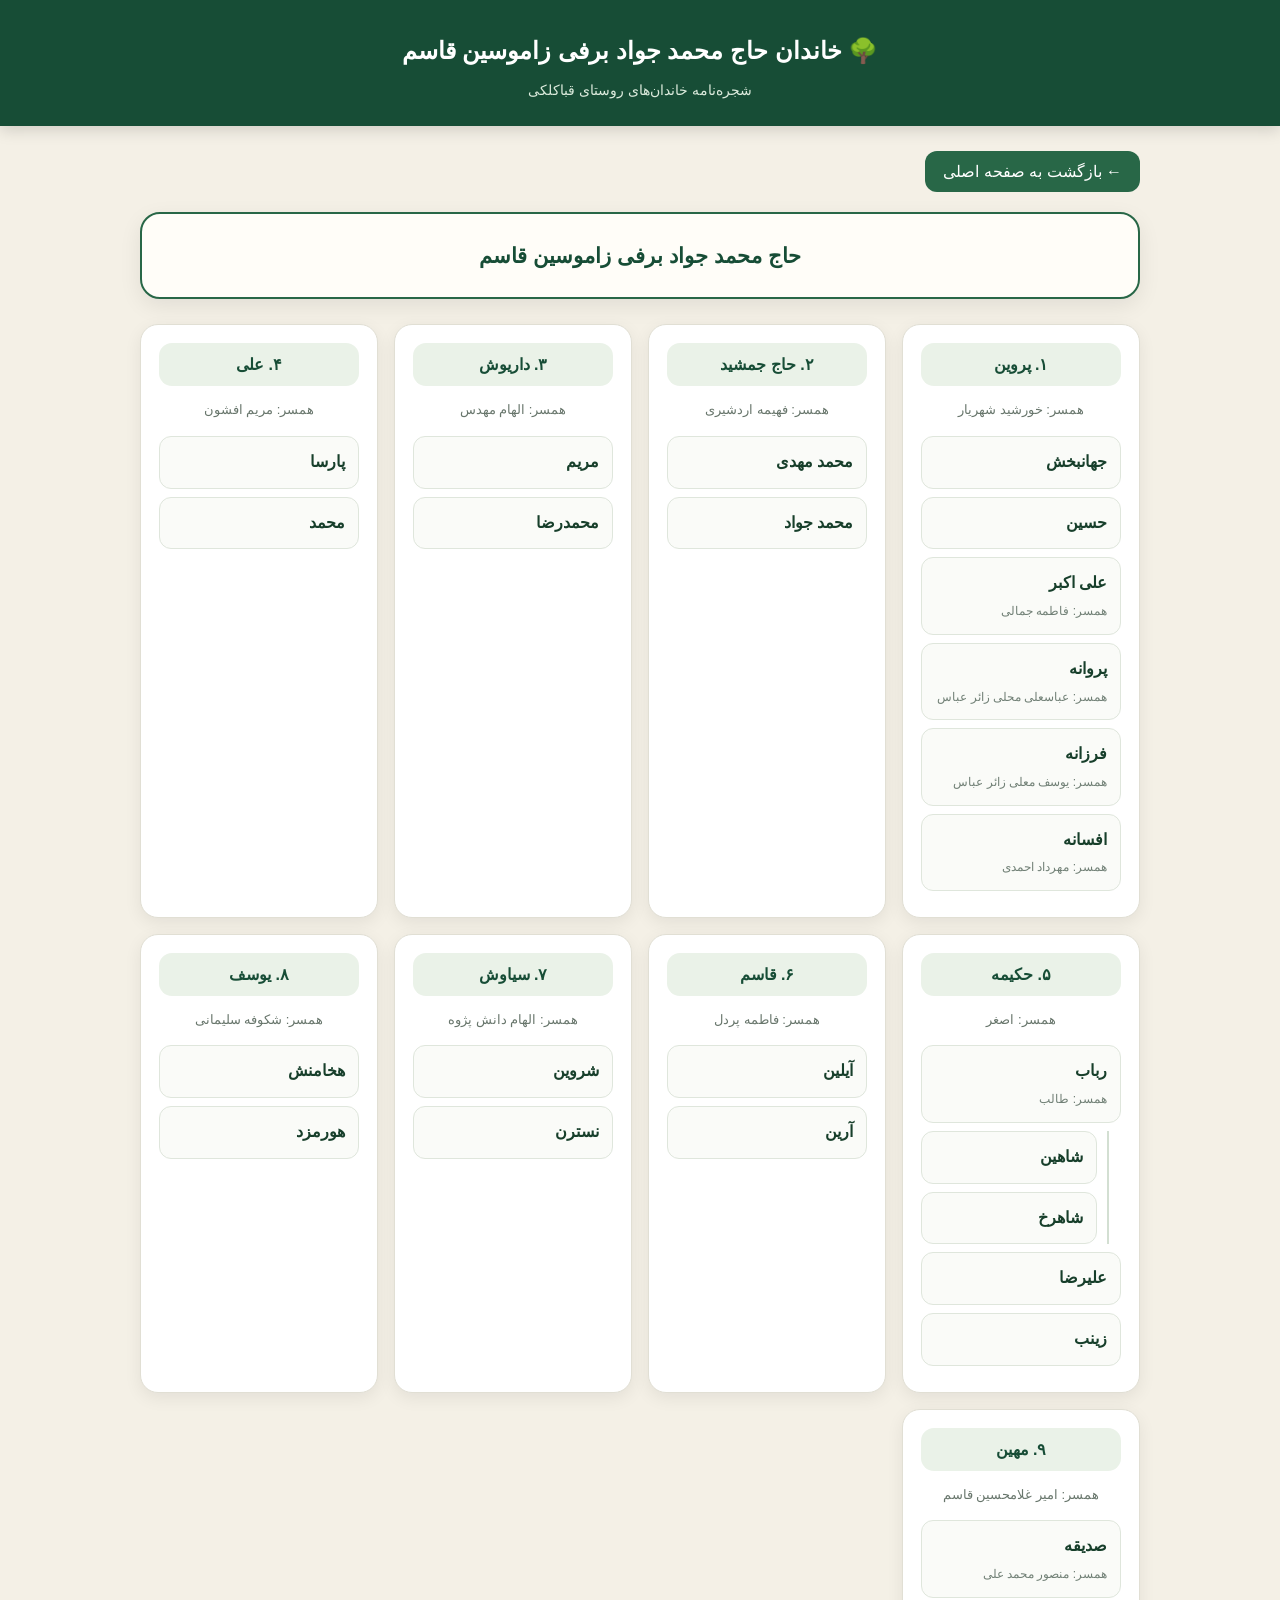
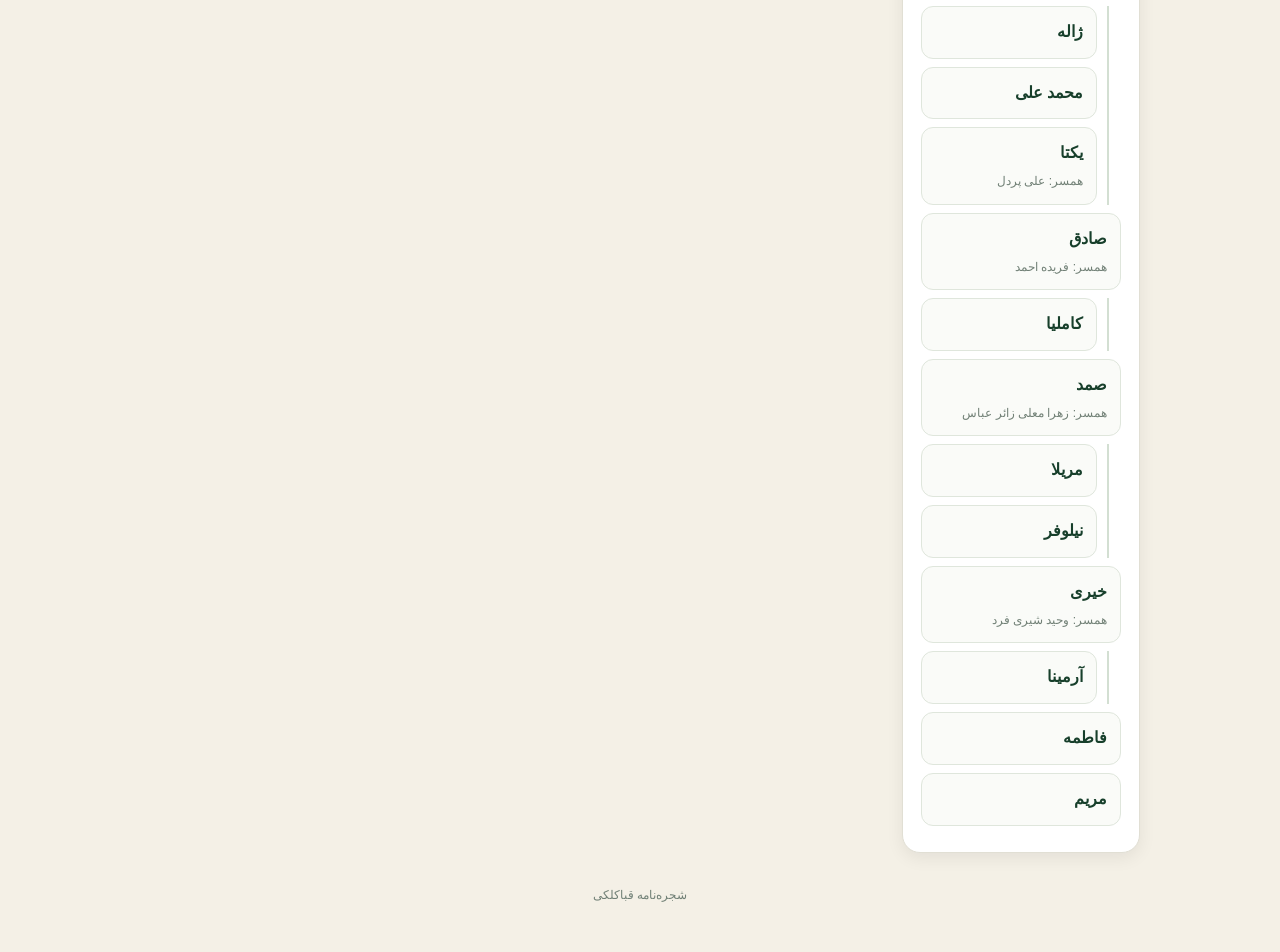
<file: family-mohammadjavad.html>
<!DOCTYPE html>
<html lang="fa" dir="rtl">
<head>
  <meta charset="UTF-8">
  <meta name="viewport" content="width=device-width, initial-scale=1.0">

  <title>خاندان حاج محمد جواد برفی زاموسین قاسم</title>

  <style>
    * {
      box-sizing: border-box;
    }

    body {
      margin: 0;
      font-family: Tahoma, Arial, sans-serif;
      background: #f4f0e6;
      color: #173f2b;
    }

    header {
      background: #174d36;
      color: white;
      padding: 28px 18px;
      text-align: center;
      box-shadow: 0 4px 15px rgba(0,0,0,0.15);
    }

    header h1 {
      margin: 0;
      font-size: 24px;
      line-height: 1.9;
    }

    header p {
      margin: 8px 0 0;
      color: #dcebdd;
      font-size: 14px;
    }

    .container {
      width: 94%;
      max-width: 1000px;
      margin: 25px auto 50px;
    }

    .back {
      display: inline-block;
      text-decoration: none;
      color: white;
      background: #286747;
      padding: 11px 18px;
      border-radius: 12px;
      margin-bottom: 20px;
    }

    .root {
      background: #fffdf8;
      border: 2px solid #286747;
      border-radius: 20px;
      padding: 22px;
      text-align: center;
      margin-bottom: 25px;
      box-shadow: 0 7px 22px rgba(0,0,0,0.08);
    }

    .root-title {
      font-size: 21px;
      font-weight: bold;
      color: #174d36;
      line-height: 1.9;
    }

    .children-grid {
      display: grid;
      grid-template-columns: repeat(auto-fit, minmax(230px, 1fr));
      gap: 16px;
    }

    .branch {
      background: white;
      border: 1px solid #e1dfd4;
      border-radius: 18px;
      padding: 18px;
      box-shadow: 0 5px 17px rgba(0,0,0,0.07);
    }

    .branch-title {
      background: #eaf2e8;
      border-radius: 13px;
      padding: 12px;
      margin-bottom: 12px;
      text-align: center;
      font-weight: bold;
      color: #174d36;
    }

    .spouse {
      text-align: center;
      color: #68766c;
      font-size: 13px;
      margin-bottom: 14px;
      line-height: 1.8;
    }

    .person {
      display: block;
      text-decoration: none;
      color: #173f2b;
      background: #fafbf8;
      border: 1px solid #dfe6dc;
      border-radius: 12px;
      padding: 11px 13px;
      margin: 8px 0;
      line-height: 1.8;
    }

    .person:hover {
      background: #eef5ec;
      border-color: #8eae96;
    }

    .person-name {
      font-weight: bold;
    }

    .person-spouse {
      font-size: 12px;
      color: #718076;
      margin-top: 3px;
    }

    .grandchildren {
      margin-right: 12px;
      border-right: 2px solid #d3dfd2;
      padding-right: 10px;
    }

    footer {
      text-align: center;
      color: #718076;
      font-size: 12px;
      margin-top: 35px;
    }

    @media (max-width: 600px) {
      header h1 {
        font-size: 20px;
      }

      .children-grid {
        grid-template-columns: 1fr;
      }
    }
  </style>
</head>

<body>

<header>
  <h1>🌳 خاندان حاج محمد جواد برفی زاموسین قاسم</h1>
  <p>شجره‌نامه خاندان‌های روستای قباکلکی</p>
</header>

<div class="container">

  <a class="back" href="index.html">
    ← بازگشت به صفحه اصلی
  </a>

  <div class="root">
    <div class="root-title">
      حاج محمد جواد برفی زاموسین قاسم
    </div>
  </div>

  <div class="children-grid">

    <!-- ۱ پروین -->
    <div class="branch">
      <div class="branch-title">۱. پروین</div>

      <div class="spouse">
        همسر: خورشید شهریار
      </div>

      <a class="person" href="person.html?id=jahanbakhsh_mj">
        <div class="person-name">جهانبخش</div>
      </a>

      <a class="person" href="person.html?id=hossein_mj">
        <div class="person-name">حسین</div>
      </a>

      <a class="person" href="person.html?id=aliakbar_mj">
        <div class="person-name">علی اکبر</div>
        <div class="person-spouse">همسر: فاطمه جمالی</div>
      </a>

      <a class="person" href="person.html?id=parvaneh_mj">
        <div class="person-name">پروانه</div>
        <div class="person-spouse">همسر: عباسعلی محلی زائر عباس</div>
      </a>

      <a class="person" href="person.html?id=farzaneh_mj">
        <div class="person-name">فرزانه</div>
        <div class="person-spouse">همسر: یوسف معلی زائر عباس</div>
      </a>

      <a class="person" href="person.html?id=afsaneh_mj">
        <div class="person-name">افسانه</div>
        <div class="person-spouse">همسر: مهرداد احمدی</div>
      </a>
    </div>


    <!-- ۲ حاج جمشید -->
    <div class="branch">
      <div class="branch-title">۲. حاج جمشید</div>

      <div class="spouse">
        همسر: فهیمه اردشیری
      </div>

      <a class="person" href="person.html?id=mohammadmahdi_mj">
        <div class="person-name">محمد مهدی</div>
      </a>

      <a class="person" href="person.html?id=mohammadjavad_mj">
        <div class="person-name">محمد جواد</div>
      </a>
    </div>


    <!-- ۳ داریوش -->
    <div class="branch">
      <div class="branch-title">۳. داریوش</div>

      <div class="spouse">
        همسر: الهام مهدس
      </div>

      <a class="person" href="person.html?id=maryam_dariush_mj">
        <div class="person-name">مریم</div>
      </a>

      <a class="person" href="person.html?id=mohammadreza_dariush_mj">
        <div class="person-name">محمدرضا</div>
      </a>
    </div>


    <!-- ۴ علی -->
    <div class="branch">
      <div class="branch-title">۴. علی</div>

      <div class="spouse">
        همسر: مریم افشون
      </div>

      <a class="person" href="person.html?id=parsa_ali_mj">
        <div class="person-name">پارسا</div>
      </a>

      <a class="person" href="person.html?id=mohammad_ali_mj">
        <div class="person-name">محمد</div>
      </a>
    </div>


    <!-- ۵ حکیمه -->
    <div class="branch">
      <div class="branch-title">۵. حکیمه</div>

      <div class="spouse">
        همسر: اصغر
      </div>

      <a class="person" href="person.html?id=robbab_hakimeh_mj">
        <div class="person-name">رباب</div>
        <div class="person-spouse">همسر: طالب</div>
      </a>

      <div class="grandchildren">
        <a class="person" href="person.html?id=shahin_robbab_mj">
          <div class="person-name">شاهین</div>
        </a>

        <a class="person" href="person.html?id=shahrokh_robbab_mj">
          <div class="person-name">شاهرخ</div>
        </a>
      </div>

      <a class="person" href="person.html?id=alireza_hakimeh_mj">
        <div class="person-name">علیرضا</div>
      </a>

      <a class="person" href="person.html?id=zeynab_hakimeh_mj">
        <div class="person-name">زینب</div>
      </a>
    </div>


    <!-- ۶ قاسم -->
    <div class="branch">
      <div class="branch-title">۶. قاسم</div>

      <div class="spouse">
        همسر: فاطمه پردل
      </div>

      <a class="person" href="person.html?id=aylin_qasem_mj">
        <div class="person-name">آیلین</div>
      </a>

      <a class="person" href="person.html?id=arian_qasem_mj">
        <div class="person-name">آرین</div>
      </a>
    </div>


    <!-- ۷ سیاوش -->
    <div class="branch">
      <div class="branch-title">۷. سیاوش</div>

      <div class="spouse">
        همسر: الهام دانش پژوه
      </div>

      <a class="person" href="person.html?id=shervin_siavash_mj">
        <div class="person-name">شروین</div>
      </a>

      <a class="person" href="person.html?id=nastaran_siavash_mj">
        <div class="person-name">نسترن</div>
      </a>
    </div>


    <!-- ۸ یوسف -->
    <div class="branch">
      <div class="branch-title">۸. یوسف</div>

      <div class="spouse">
        همسر: شکوفه سلیمانی
      </div>

      <a class="person" href="person.html?id=hakhamesh_yousef_mj">
        <div class="person-name">هخامنش</div>
      </a>

      <a class="person" href="person.html?id=hourmazd_yousef_mj">
        <div class="person-name">هورمزد</div>
      </a>
    </div>


    <!-- ۹ مهین -->
    <div class="branch">
      <div class="branch-title">۹. مهین</div>

      <div class="spouse">
        همسر: امیر غلامحسین قاسم
      </div>

      <a class="person" href="person.html?id=seddigheh_mahin_mj">
        <div class="person-name">صدیقه</div>
        <div class="person-spouse">همسر: منصور محمد علی</div>
      </a>

      <div class="grandchildren">
        <a class="person" href="person.html?id=jafar_seddigheh_mj">
          <div class="person-name">ژاله</div>
        </a>

        <a class="person" href="person.html?id=mohammadali_seddigheh_mj">
          <div class="person-name">محمد علی</div>
        </a>

        <a class="person" href="person.html?id=yekta_seddigheh_mj">
          <div class="person-name">یکتا</div>
          <div class="person-spouse">همسر: علی پردل</div>
        </a>
      </div>

      <a class="person" href="person.html?id=sadegh_mahin_mj">
        <div class="person-name">صادق</div>
        <div class="person-spouse">همسر: فریده احمد</div>
      </a>

      <div class="grandchildren">
        <a class="person" href="person.html?id=kamelia_sadegh_mj">
          <div class="person-name">کاملیا</div>
        </a>
      </div>

      <a class="person" href="person.html?id=samad_mahin_mj">
        <div class="person-name">صمد</div>
        <div class="person-spouse">همسر: زهرا معلی زائر عباس</div>
      </a>

      <div class="grandchildren">
        <a class="person" href="person.html?id=marila_samad_mj">
          <div class="person-name">مریلا</div>
        </a>

        <a class="person" href="person.html?id=neyloofar_samad_mj">
          <div class="person-name">نیلوفر</div>
        </a>
      </div>

      <a class="person" href="person.html?id=kheiri_mahin_mj">
        <div class="person-name">خیری</div>
        <div class="person-spouse">همسر: وحید شیری فرد</div>
      </a>

      <div class="grandchildren">
        <a class="person" href="person.html?id=armina_kheiri_mj">
          <div class="person-name">آرمینا</div>
        </a>
      </div>

      <a class="person" href="person.html?id=fatemeh_mahin_mj">
        <div class="person-name">فاطمه</div>
      </a>

      <a class="person" href="person.html?id=maryam_mahin_mj">
        <div class="person-name">مریم</div>
      </a>

    </div>

  </div>

  <footer>
    شجره‌نامه قباکلکی
  </footer>

</div>

</body>
</html>
</file>
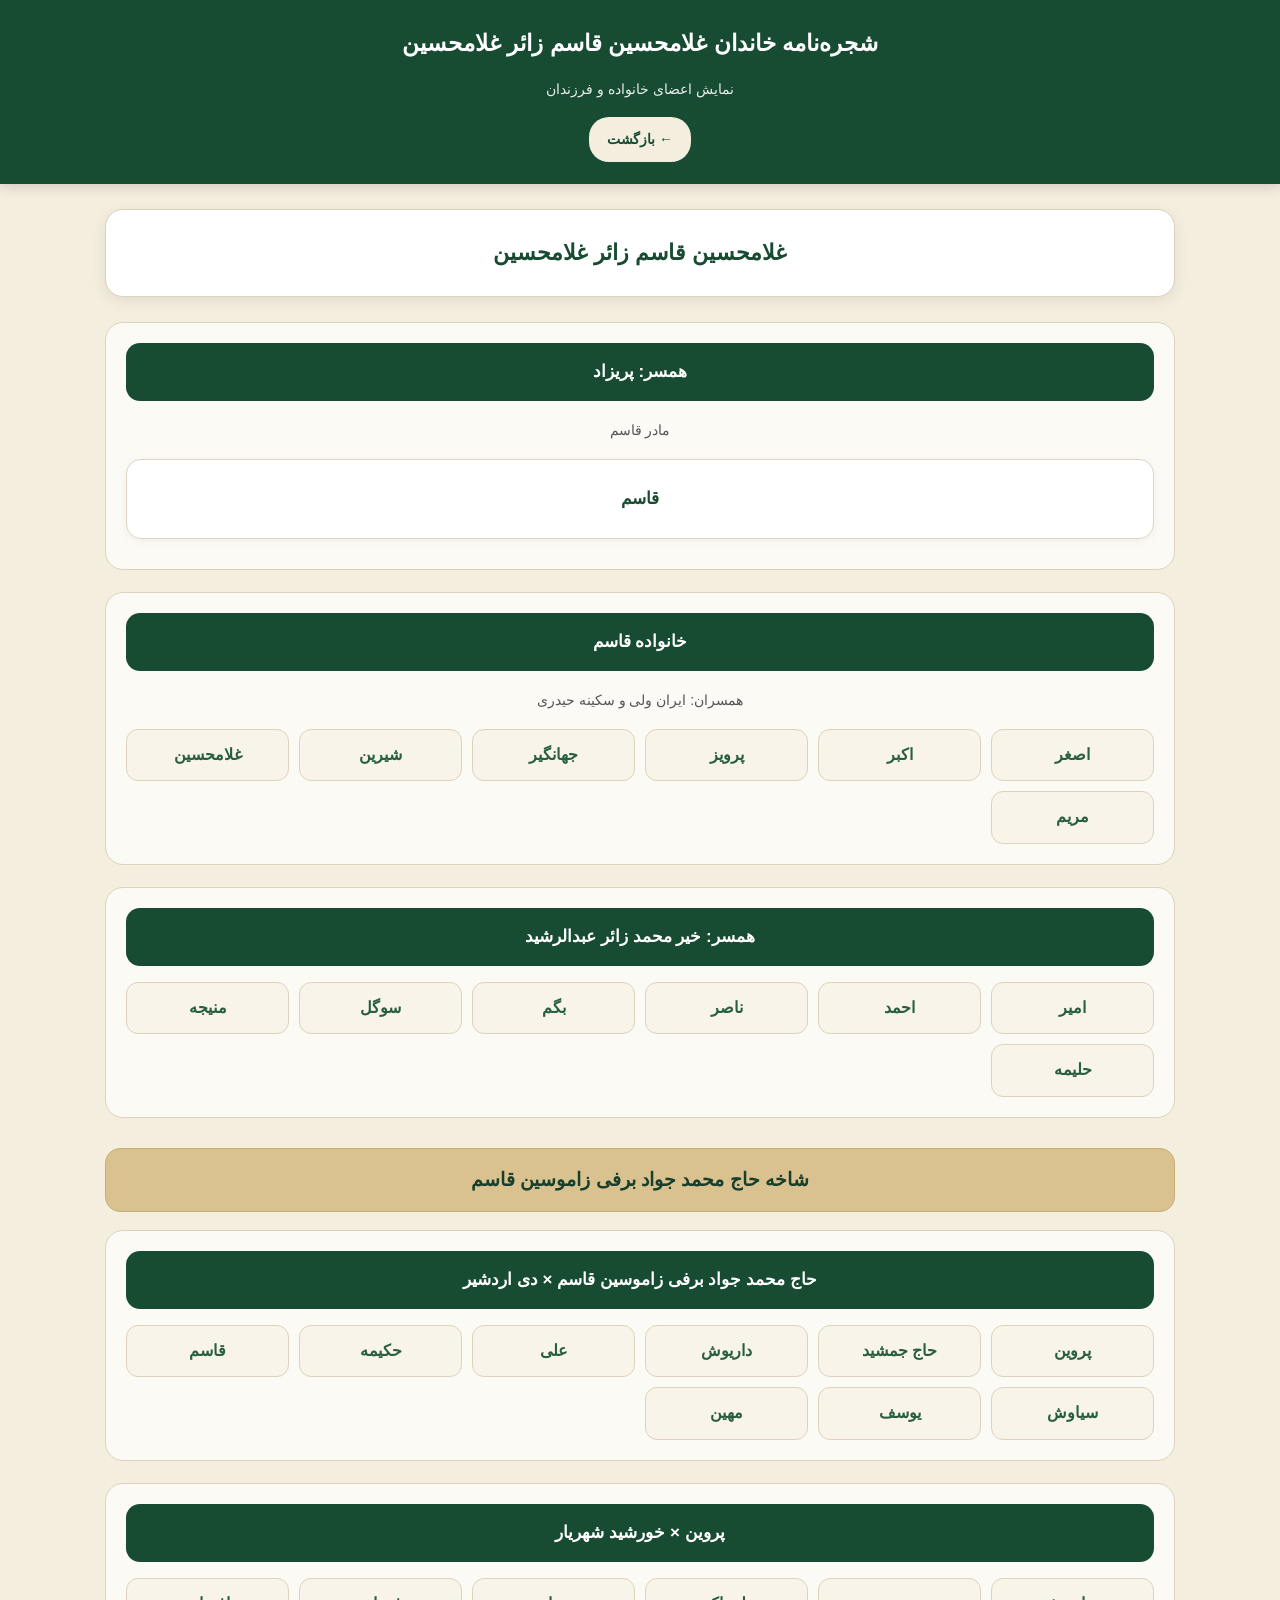
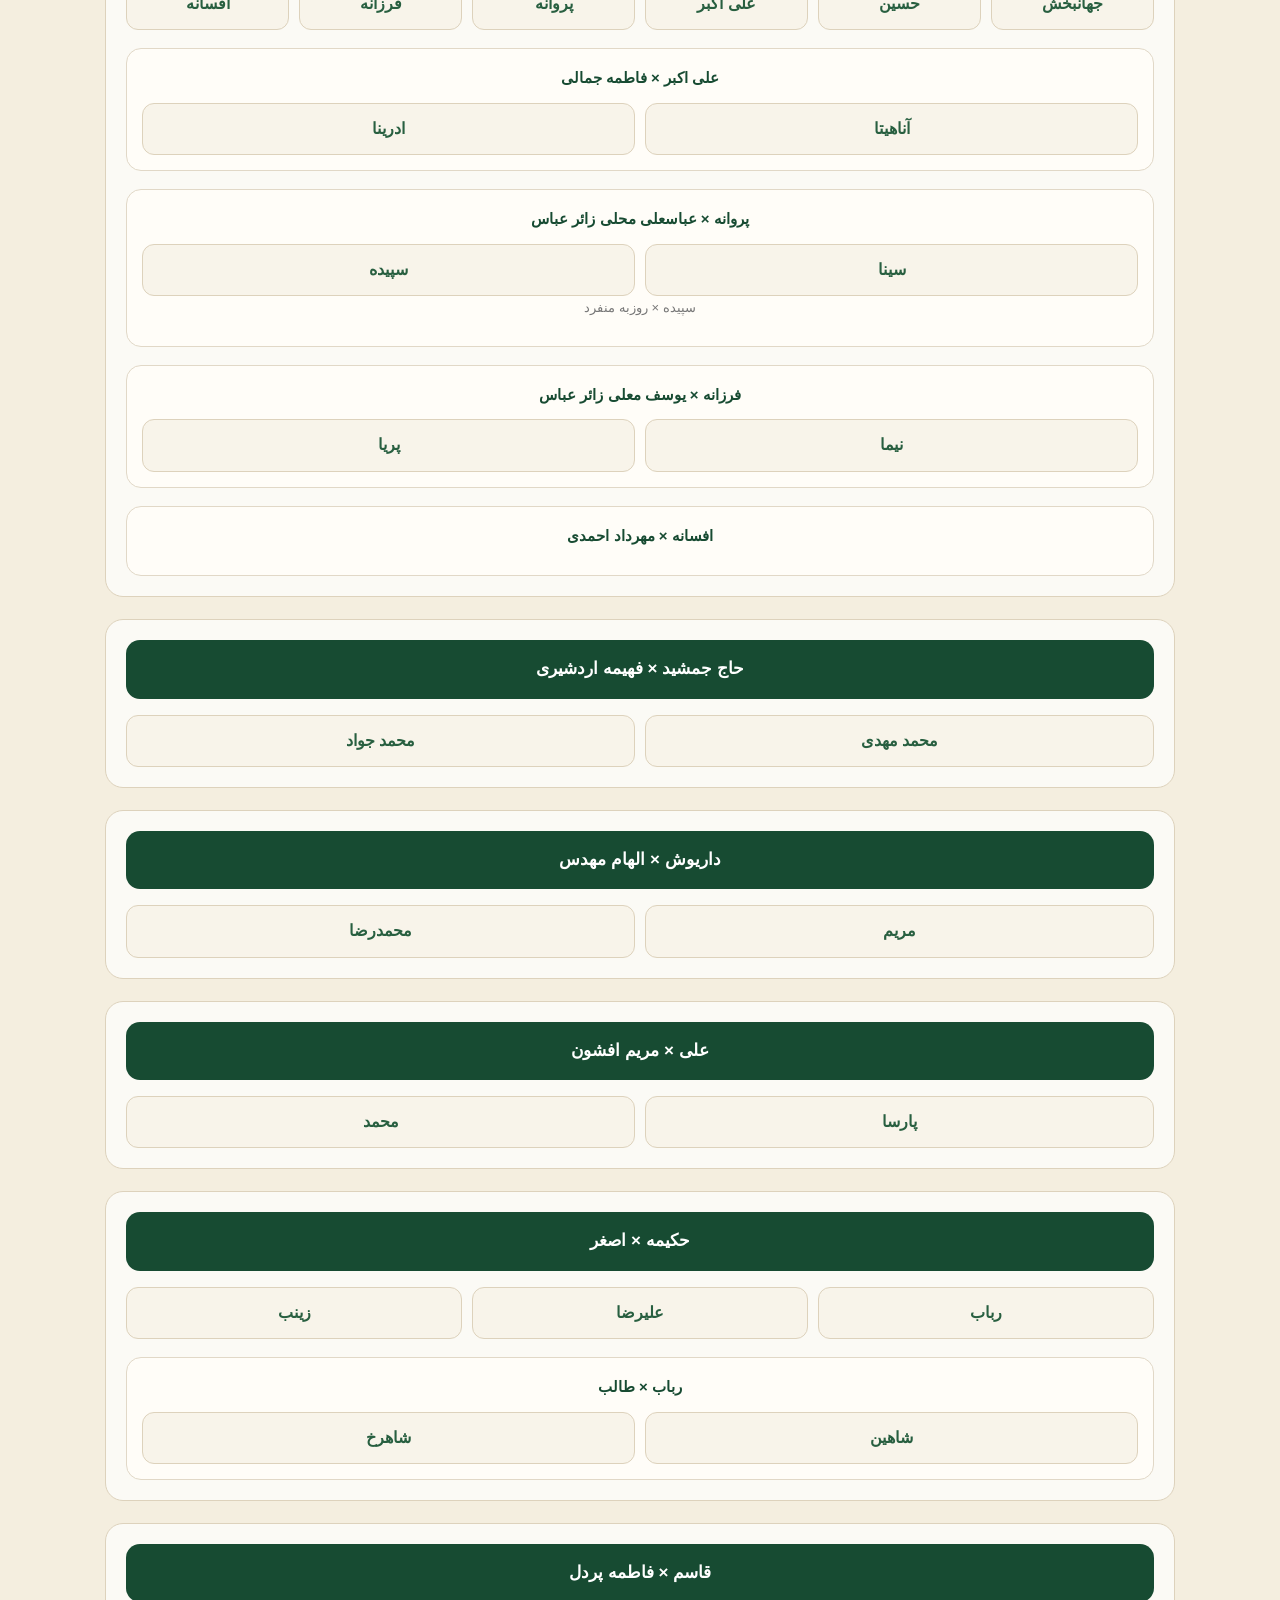
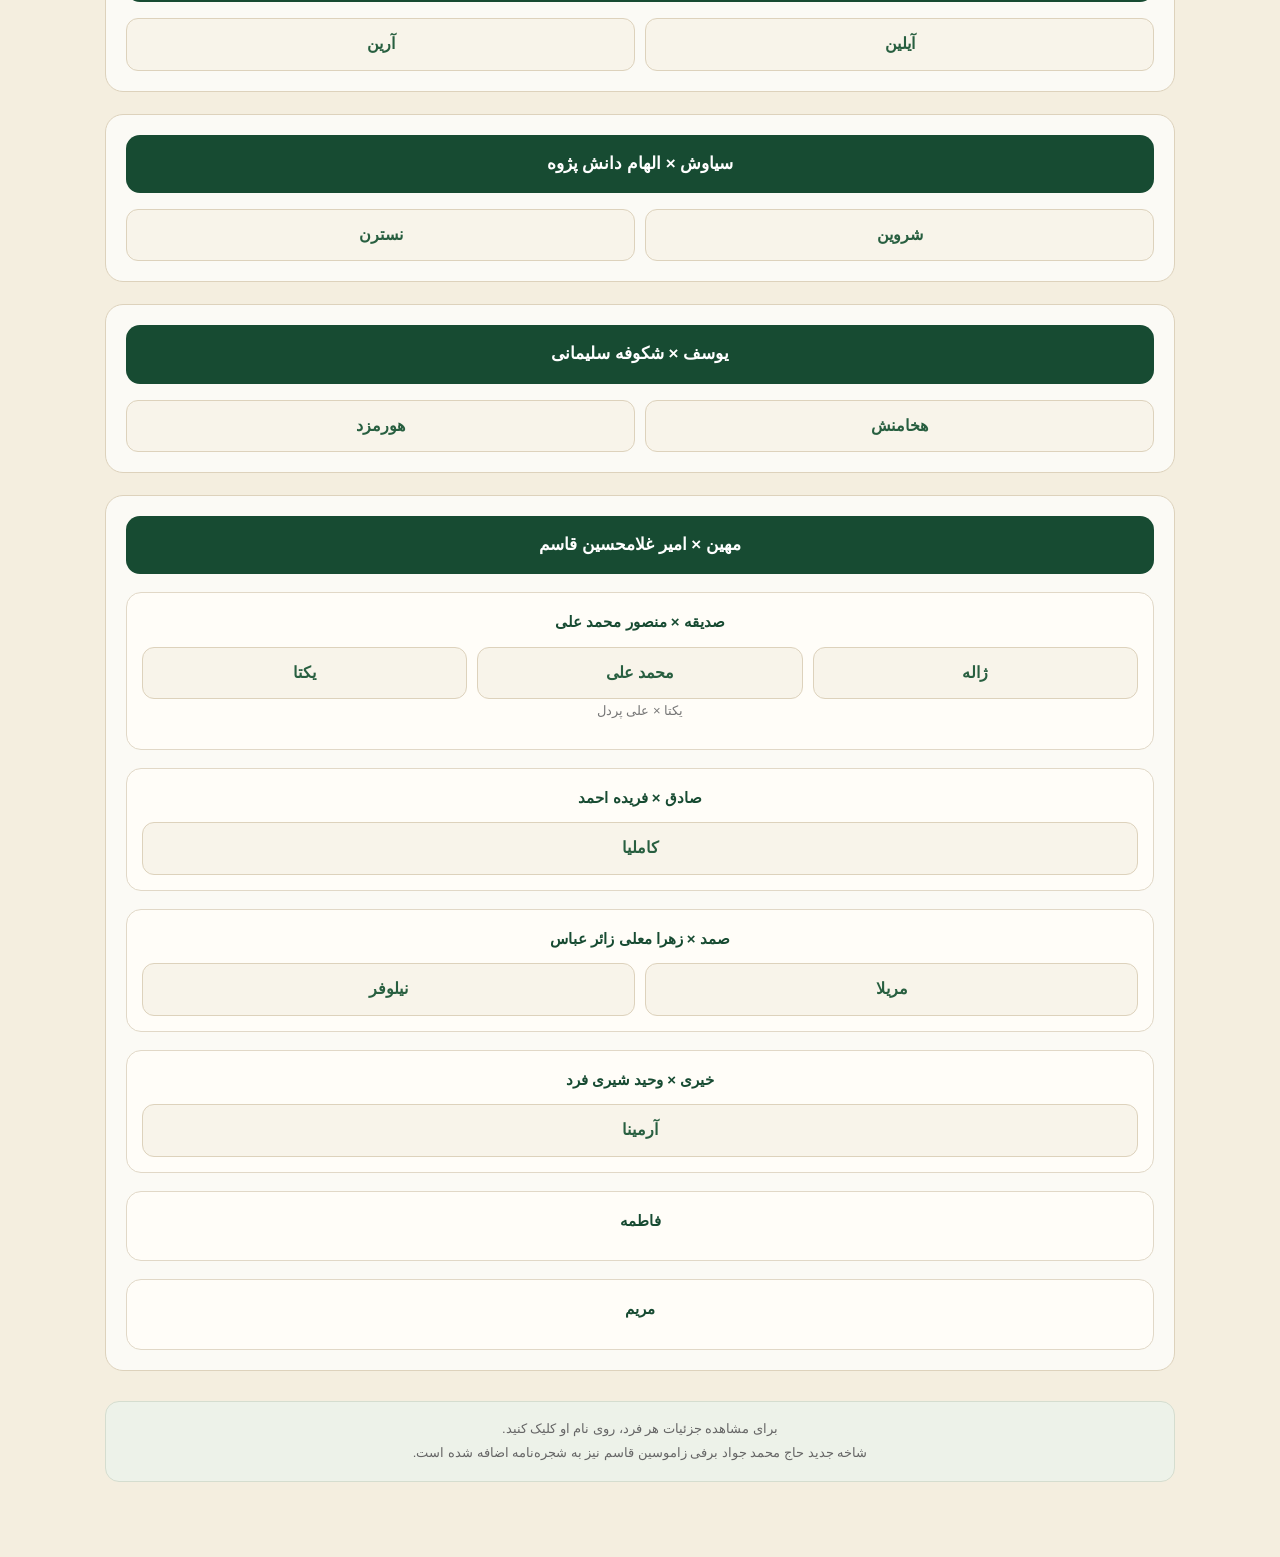
<file: members.html>
<!DOCTYPE html>
<html lang="fa" dir="rtl">

<head>
  <meta charset="UTF-8">
  <meta name="viewport" content="width=device-width, initial-scale=1.0">

  <title>شجره‌نامه خاندان غلامحسین قاسم</title>

  <style>

    * {
      box-sizing: border-box;
    }

    body {
      margin: 0;
      font-family: Tahoma, Arial, sans-serif;
      background: #f4eedf;
      color: #243b2a;
      line-height: 1.9;
    }

    header {
      background: #174b32;
      color: white;
      padding: 22px 16px;
      text-align: center;
      box-shadow: 0 3px 12px rgba(0,0,0,0.15);
    }

    header h1 {
      margin: 0 0 10px;
      font-size: 23px;
    }

    header p {
      margin: 0;
      font-size: 14px;
      opacity: 0.9;
    }

    .back {
      display: inline-block;
      margin-top: 15px;
      padding: 9px 18px;
      background: #f4eedf;
      color: #174b32;
      text-decoration: none;
      border-radius: 20px;
      font-size: 14px;
      font-weight: bold;
    }

    .container {
      max-width: 1100px;
      margin: 25px auto;
      padding: 0 15px 50px;
    }

    /* -------------------------
       کارت ریشه
    ------------------------- */

    .root-card {
      background: white;
      border-radius: 18px;
      padding: 22px;
      text-align: center;
      box-shadow: 0 4px 15px rgba(0,0,0,0.08);
      border: 1px solid #ddd2bc;
      margin-bottom: 25px;
    }

    .root-card h2 {
      margin: 0;
      color: #174b32;
      font-size: 22px;
    }

    /* -------------------------
       عنوان شاخه
    ------------------------- */

    .branch-title {
      background: #d9c28f;
      color: #173f2c;
      border-radius: 15px;
      padding: 13px 18px;
      margin: 30px 0 18px;
      font-size: 19px;
      font-weight: bold;
      text-align: center;
      border: 1px solid #c9ae72;
    }

    /* -------------------------
       خانواده
    ------------------------- */

    .family-section {
      background: rgba(255,255,255,0.70);
      border-radius: 18px;
      padding: 20px;
      margin-bottom: 22px;
      border: 1px solid #ddd2bc;
    }

    .spouse-title {
      background: #174b32;
      color: white;
      border-radius: 14px;
      padding: 13px 16px;
      margin-bottom: 16px;
      font-size: 17px;
      font-weight: bold;
      text-align: center;
    }

    .mother-info {
      text-align: center;
      margin-bottom: 15px;
      color: #555;
      font-size: 14px;
    }

    /* -------------------------
       کارت شخص
    ------------------------- */

    .person-card {
      background: white;
      border-radius: 15px;
      padding: 15px;
      margin: 10px 0;
      border: 1px solid #ded5c5;
      box-shadow: 0 2px 8px rgba(0,0,0,0.05);
    }

    .person-link {
      display: block;
      text-decoration: none;
      color: #174b32;
      font-size: 17px;
      font-weight: bold;
      text-align: center;
      padding: 8px;
    }

    .person-link:hover {
      background: #f4eedf;
      border-radius: 10px;
    }

    /* -------------------------
       فرزندان
    ------------------------- */

    .children {
      display: grid;
      grid-template-columns: repeat(auto-fit, minmax(160px, 1fr));
      gap: 10px;
      margin-top: 10px;
    }

    .child {
      background: #f8f4ea;
      border: 1px solid #ddd2bc;
      border-radius: 12px;
      padding: 10px;
      transition: 0.2s;
    }

    .child:hover {
      transform: translateY(-2px);
      box-shadow: 0 4px 10px rgba(0,0,0,0.07);
    }

    .child a {
      display: block;
      text-decoration: none;
      color: #285f40;
      font-weight: bold;
      text-align: center;
    }

    /* -------------------------
       نسل‌های بعدی
    ------------------------- */

    .sub-family {
      margin-top: 18px;
      padding: 15px;
      background: #fffdf8;
      border: 1px solid #e1d8c7;
      border-radius: 15px;
    }

    .sub-title {
      text-align: center;
      color: #174b32;
      font-weight: bold;
      margin-bottom: 10px;
      font-size: 15px;
    }

    .spouse-line {
      text-align: center;
      color: #777;
      font-size: 13px;
      margin-bottom: 10px;
    }

    /* -------------------------
       یادداشت
    ------------------------- */

    .note {
      text-align: center;
      margin-top: 30px;
      color: #666;
      font-size: 13px;
      background: #edf2e9;
      border-radius: 14px;
      padding: 15px;
      border: 1px solid #d5ddcf;
    }

    /* -------------------------
       موبایل
    ------------------------- */

    @media (max-width: 600px) {

      header h1 {
        font-size: 19px;
      }

      .container {
        padding: 0 10px 40px;
      }

      .children {
        grid-template-columns: repeat(2, 1fr);
      }

      .family-section {
        padding: 13px;
      }

      .branch-title {
        font-size: 17px;
      }

      .spouse-title {
        font-size: 15px;
      }

      .person-link {
        font-size: 15px;
      }

    }

  </style>
</head>


<body>

<header>

  <h1>
    شجره‌نامه خاندان غلامحسین قاسم زائر غلامحسین
  </h1>

  <p>
    نمایش اعضای خانواده و فرزندان
  </p>

  <a class="back" href="family.html">
    ← بازگشت
  </a>

</header>


<div class="container">


  <!-- =====================================================
       ریشه اصلی
  ====================================================== -->

  <div class="root-card">

    <h2>
      غلامحسین قاسم زائر غلامحسین
    </h2>

  </div>


  <!-- =====================================================
       نسل اول - همسر پریزاد
  ====================================================== -->

  <section class="family-section">

    <div class="spouse-title">
      همسر: پریزاد
    </div>

    <div class="mother-info">
      مادر قاسم
    </div>

    <div class="person-card">

      <a
        class="person-link"
        href="person.html?id=qasim"
      >
        قاسم
      </a>

    </div>

  </section>


  <!-- =====================================================
       خانواده قاسم
  ====================================================== -->

  <section class="family-section">

    <div class="spouse-title">
      خانواده قاسم
    </div>

    <div class="mother-info">
      همسران: ایران ولی و سکینه حیدری
    </div>

    <div class="children">

      <div class="child">
        <a href="person.html?id=asghar">
          اصغر
        </a>
      </div>

      <div class="child">
        <a href="person.html?id=akbar">
          اکبر
        </a>
      </div>

      <div class="child">
        <a href="person.html?id=parviz">
          پرویز
        </a>
      </div>

      <div class="child">
        <a href="person.html?id=jahangir">
          جهانگیر
        </a>
      </div>

      <div class="child">
        <a href="person.html?id=shirin_qasim">
          شیرین
        </a>
      </div>

      <div class="child">
        <a href="person.html?id=gholamhossein_qasim">
          غلامحسین
        </a>
      </div>

      <div class="child">
        <a href="person.html?id=maryam_qasim">
          مریم
        </a>
      </div>

    </div>

  </section>


  <!-- =====================================================
       همسر دوم قاسم
  ====================================================== -->

  <section class="family-section">

    <div class="spouse-title">
      همسر: خیر محمد زائر عبدالرشید
    </div>

    <div class="children">

      <div class="child">
        <a href="person.html?id=amir">
          امیر
        </a>
      </div>

      <div class="child">
        <a href="person.html?id=ahmad">
          احمد
        </a>
      </div>

      <div class="child">
        <a href="person.html?id=naser">
          ناصر
        </a>
      </div>

      <div class="child">
        <a href="person.html?id=begom">
          بگم
        </a>
      </div>

      <div class="child">
        <a href="person.html?id=sogol">
          سوگل
        </a>
      </div>

      <div class="child">
        <a href="person.html?id=manijeh">
          منیجه
        </a>
      </div>

      <div class="child">
        <a href="person.html?id=halimeh">
          حلیمه
        </a>
      </div>

    </div>

  </section>


  <!-- =====================================================
       =====================================================
       خانواده جدید
       حاج محمد جواد برفی زاموسین قاسم
       =====================================================
  ====================================================== -->

  <div class="branch-title">
    شاخه حاج محمد جواد برفی زاموسین قاسم
  </div>


  <!-- =====================================================
       حاج محمد جواد + دی اردشیر
  ====================================================== -->

  <section class="family-section">

    <div class="spouse-title">
      حاج محمد جواد برفی زاموسین قاسم
      ×
      دی اردشیر
    </div>

    <div class="children">

      <div class="child">
        <a href="person.html?id=parvin_mj">
          پروین
        </a>
      </div>

      <div class="child">
        <a href="person.html?id=jamshid_mj">
          حاج جمشید
        </a>
      </div>

      <div class="child">
        <a href="person.html?id=dariush_mj">
          داریوش
        </a>
      </div>

      <div class="child">
        <a href="person.html?id=ali_mj">
          علی
        </a>
      </div>

      <div class="child">
        <a href="person.html?id=hakimeh_mj">
          حکیمه
        </a>
      </div>

      <div class="child">
        <a href="person.html?id=qasem_mj">
          قاسم
        </a>
      </div>

      <div class="child">
        <a href="person.html?id=siavash_mj">
          سیاوش
        </a>
      </div>

      <div class="child">
        <a href="person.html?id=yousef_mj">
          یوسف
        </a>
      </div>

      <div class="child">
        <a href="person.html?id=mahin_mj">
          مهین
        </a>
      </div>

    </div>

  </section>


  <!-- =====================================================
       ۱ - پروین
  ====================================================== -->

  <section class="family-section">

    <div class="spouse-title">
      پروین × خورشید شهریار
    </div>

    <div class="children">

      <div class="child">
        <a href="person.html?id=jahanbakhsh_mj">
          جهانبخش
        </a>
      </div>

      <div class="child">
        <a href="person.html?id=hossein_mj">
          حسین
        </a>
      </div>

      <div class="child">
        <a href="person.html?id=aliakbar_mj">
          علی اکبر
        </a>
      </div>

      <div class="child">
        <a href="person.html?id=parvaneh_mj">
          پروانه
        </a>
      </div>

      <div class="child">
        <a href="person.html?id=farzaneh_mj">
          فرزانه
        </a>
      </div>

      <div class="child">
        <a href="person.html?id=afsaneh_mj">
          افسانه
        </a>
      </div>

    </div>


    <!-- علی اکبر -->

    <div class="sub-family">

      <div class="sub-title">
        علی اکبر × فاطمه جمالی
      </div>

      <div class="children">

        <div class="child">
          <a href="person.html?id=anahita_mj">
            آناهیتا
          </a>
        </div>

        <div class="child">
          <a href="person.html?id=adrina_mj">
            ادرینا
          </a>
        </div>

      </div>

    </div>


    <!-- پروانه -->

    <div class="sub-family">

      <div class="sub-title">
        پروانه × عباسعلی محلی زائر عباس
      </div>

      <div class="children">

        <div class="child">
          <a href="person.html?id=sina_parvaneh_mj">
            سینا
          </a>
        </div>

        <div class="child">
          <a href="person.html?id=sepideh_parvaneh_mj">
            سپیده
          </a>
        </div>

      </div>

      <div class="spouse-line">
        سپیده × روزبه منفرد
      </div>

    </div>


    <!-- فرزانه -->

    <div class="sub-family">

      <div class="sub-title">
        فرزانه × یوسف معلی زائر عباس
      </div>

      <div class="children">

        <div class="child">
          <a href="person.html?id=nima_farzaneh_mj">
            نیما
          </a>
        </div>

        <div class="child">
          <a href="person.html?id=pariya_farzaneh_mj">
            پریا
          </a>
        </div>

      </div>

    </div>


    <!-- افسانه -->

    <div class="sub-family">

      <div class="sub-title">
        افسانه × مهرداد احمدی
      </div>

    </div>

  </section>


  <!-- =====================================================
       ۲ - حاج جمشید
  ====================================================== -->

  <section class="family-section">

    <div class="spouse-title">
      حاج جمشید × فهیمه اردشیری
    </div>

    <div class="children">

      <div class="child">
        <a href="person.html?id=mohammadmahdi_mj">
          محمد مهدی
        </a>
      </div>

      <div class="child">
        <a href="person.html?id=mohammadjavad_mj">
          محمد جواد
        </a>
      </div>

    </div>

  </section>


  <!-- =====================================================
       ۳ - داریوش
  ====================================================== -->

  <section class="family-section">

    <div class="spouse-title">
      داریوش × الهام مهدس
    </div>

    <div class="children">

      <div class="child">
        <a href="person.html?id=maryam_dariush_mj">
          مریم
        </a>
      </div>

      <div class="child">
        <a href="person.html?id=mohammadreza_dariush_mj">
          محمدرضا
        </a>
      </div>

    </div>

  </section>


  <!-- =====================================================
       ۴ - علی
  ====================================================== -->

  <section class="family-section">

    <div class="spouse-title">
      علی × مریم افشون
    </div>

    <div class="children">

      <div class="child">
        <a href="person.html?id=parsa_ali_mj">
          پارسا
        </a>
      </div>

      <div class="child">
        <a href="person.html?id=mohammad_ali_mj">
          محمد
        </a>
      </div>

    </div>

  </section>


  <!-- =====================================================
       ۵ - حکیمه
  ====================================================== -->

  <section class="family-section">

    <div class="spouse-title">
      حکیمه × اصغر
    </div>

    <div class="children">

      <div class="child">
        <a href="person.html?id=robbab_hakimeh_mj">
          رباب
        </a>
      </div>

      <div class="child">
        <a href="person.html?id=alireza_hakimeh_mj">
          علیرضا
        </a>
      </div>

      <div class="child">
        <a href="person.html?id=zeynab_hakimeh_mj">
          زینب
        </a>
      </div>

    </div>


    <!-- رباب -->

    <div class="sub-family">

      <div class="sub-title">
        رباب × طالب
      </div>

      <div class="children">

        <div class="child">
          <a href="person.html?id=shahin_robbab_mj">
            شاهین
          </a>
        </div>

        <div class="child">
          <a href="person.html?id=shahrokh_robbab_mj">
            شاهرخ
          </a>
        </div>

      </div>

    </div>

  </section>


  <!-- =====================================================
       ۶ - قاسم
  ====================================================== -->

  <section class="family-section">

    <div class="spouse-title">
      قاسم × فاطمه پردل
    </div>

    <div class="children">

      <div class="child">
        <a href="person.html?id=aylin_qasem_mj">
          آیلین
        </a>
      </div>

      <div class="child">
        <a href="person.html?id=arian_qasem_mj">
          آرین
        </a>
      </div>

    </div>

  </section>


  <!-- =====================================================
       ۷ - سیاوش
  ====================================================== -->

  <section class="family-section">

    <div class="spouse-title">
      سیاوش × الهام دانش پژوه
    </div>

    <div class="children">

      <div class="child">
        <a href="person.html?id=shervin_siavash_mj">
          شروین
        </a>
      </div>

      <div class="child">
        <a href="person.html?id=nastaran_siavash_mj">
          نسترن
        </a>
      </div>

    </div>

  </section>


  <!-- =====================================================
       ۸ - یوسف
  ====================================================== -->

  <section class="family-section">

    <div class="spouse-title">
      یوسف × شکوفه سلیمانی
    </div>

    <div class="children">

      <div class="child">
        <a href="person.html?id=hakhamesh_yousef_mj">
          هخامنش
        </a>
      </div>

      <div class="child">
        <a href="person.html?id=hourmazd_yousef_mj">
          هورمزد
        </a>
      </div>

    </div>

  </section>


  <!-- =====================================================
       ۹ - مهین
  ====================================================== -->

  <section class="family-section">

    <div class="spouse-title">
      مهین × امیر غلامحسین قاسم
    </div>


    <!-- صدیقه -->

    <div class="sub-family">

      <div class="sub-title">
        صدیقه × منصور محمد علی
      </div>

      <div class="children">

        <div class="child">
          <a href="person.html?id=zhaleh_seddigheh_mj">
            ژاله
          </a>
        </div>

        <div class="child">
          <a href="person.html?id=mohammadali_seddigheh_mj">
            محمد علی
          </a>
        </div>

        <div class="child">
          <a href="person.html?id=yekta_seddigheh_mj">
            یکتا
          </a>
        </div>

      </div>

      <div class="spouse-line">
        یکتا × علی پردل
      </div>

    </div>


    <!-- صادق -->

    <div class="sub-family">

      <div class="sub-title">
        صادق × فریده احمد
      </div>

      <div class="children">

        <div class="child">
          <a href="person.html?id=kamelia_sadegh_mj">
            کاملیا
          </a>
        </div>

      </div>

    </div>


    <!-- صمد -->

    <div class="sub-family">

      <div class="sub-title">
        صمد × زهرا معلی زائر عباس
      </div>

      <div class="children">

        <div class="child">
          <a href="person.html?id=marila_samad_mj">
            مریلا
          </a>
        </div>

        <div class="child">
          <a href="person.html?id=neyloofar_samad_mj">
            نیلوفر
          </a>
        </div>

      </div>

    </div>


    <!-- خیری -->

    <div class="sub-family">

      <div class="sub-title">
        خیری × وحید شیری فرد
      </div>

      <div class="children">

        <div class="child">
          <a href="person.html?id=armina_kheiri_mj">
            آرمینا
          </a>
        </div>

      </div>

    </div>


    <!-- فاطمه -->

    <div class="sub-family">

      <div class="sub-title">
        فاطمه
      </div>
    </div>


    <!-- مریم -->

    <div class="sub-family">

      <div class="sub-title">
        مریم
      </div>
    </div>

  </section>


  <!-- =====================================================
       پایان
  ====================================================== -->

  <div class="note">

    برای مشاهده جزئیات هر فرد،
    روی نام او کلیک کنید.

    <br>

    شاخه جدید حاج محمد جواد برفی زاموسین قاسم نیز
    به شجره‌نامه اضافه شده است.

  </div>


</div>

</body>
</html>
</file>
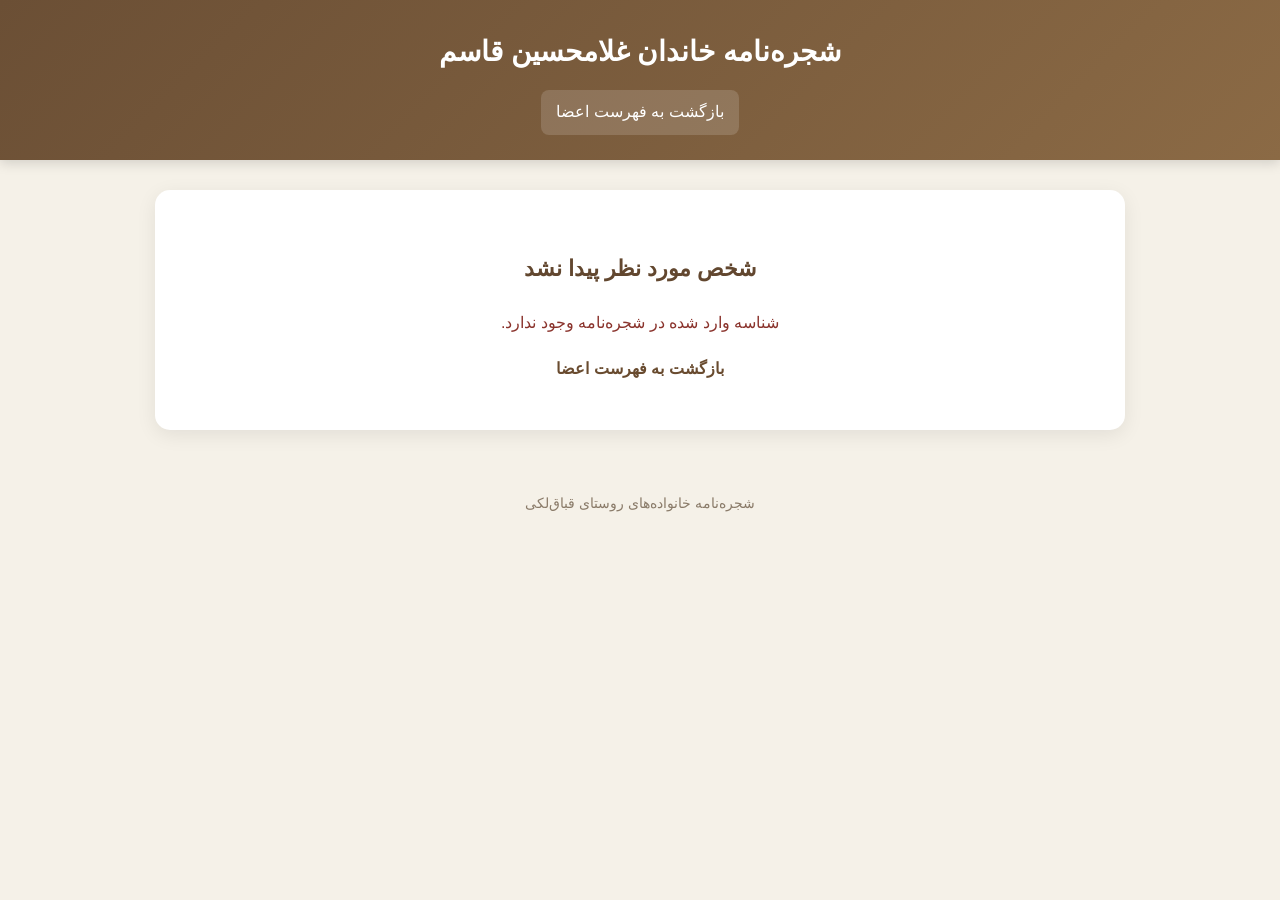
<file: person.html>
<!DOCTYPE html>
<html lang="fa" dir="rtl">
<head>
  <meta charset="UTF-8">
  <meta name="viewport" content="width=device-width, initial-scale=1.0">
  <title>شجره‌نامه خاندان غلامحسین قاسم</title>

  <style>
    * {
      box-sizing: border-box;
    }

    body {
      margin: 0;
      font-family: Tahoma, Arial, sans-serif;
      background: #f5f1e8;
      color: #2f2a24;
      line-height: 1.9;
    }

    header {
      background: linear-gradient(135deg, #6b4f35, #8b6a45);
      color: white;
      padding: 25px 20px;
      text-align: center;
      box-shadow: 0 3px 12px rgba(0,0,0,.15);
    }

    header h1 {
      margin: 0;
      font-size: 28px;
    }

    .back {
      display: inline-block;
      margin-top: 12px;
      color: white;
      text-decoration: none;
      background: rgba(255,255,255,.15);
      padding: 7px 15px;
      border-radius: 8px;
    }

    .back:hover {
      background: rgba(255,255,255,.25);
    }

    .container {
      max-width: 1000px;
      margin: 30px auto;
      padding: 0 15px;
    }

    .person-card {
      background: white;
      border-radius: 18px;
      padding: 25px;
      box-shadow: 0 5px 20px rgba(0,0,0,.08);
      margin-bottom: 25px;
    }

    .person-name {
      font-size: 28px;
      font-weight: bold;
      color: #5d432c;
      margin-bottom: 20px;
      border-bottom: 2px solid #dfcfb7;
      padding-bottom: 12px;
    }

    .info {
      display: grid;
      grid-template-columns: repeat(auto-fit, minmax(220px, 1fr));
      gap: 12px;
      margin-bottom: 25px;
    }

    .info-box {
      background: #faf7f1;
      border: 1px solid #eadfce;
      border-radius: 12px;
      padding: 12px 15px;
    }

    .label {
      font-weight: bold;
      color: #7a5a38;
    }

    h2 {
      color: #62472f;
      font-size: 22px;
      margin-top: 28px;
    }

    .family-section {
      margin-top: 15px;
    }

    .spouse {
      background: #f8f2e9;
      border: 1px solid #e4d5c1;
      border-radius: 14px;
      padding: 15px;
      margin-bottom: 15px;
    }

    .spouse-title {
      font-weight: bold;
      font-size: 18px;
      color: #684b30;
      margin-bottom: 10px;
    }

    .children {
      display: grid;
      grid-template-columns: repeat(auto-fit, minmax(190px, 1fr));
      gap: 10px;
    }

    .child {
      display: block;
      background: white;
      border: 1px solid #dfd2c0;
      border-radius: 10px;
      padding: 10px 12px;
      text-decoration: none;
      color: #493a2c;
      transition: .2s;
    }

    .child:hover {
      background: #eee4d5;
      transform: translateY(-2px);
    }

    .direct-child {
      display: block;
      margin: 8px 0;
      background: #faf7f1;
      border: 1px solid #e1d5c4;
      border-radius: 10px;
      padding: 10px 14px;
      color: #493a2c;
      text-decoration: none;
    }

    .direct-child:hover {
      background: #eee4d5;
    }

    a.person-link {
      color: #694b2f;
      text-decoration: none;
      font-weight: bold;
    }

    a.person-link:hover {
      text-decoration: underline;
    }

    .relation-link {
      color: #694b2f;
      font-weight: bold;
      text-decoration: none;
    }

    .relation-link:hover {
      text-decoration: underline;
    }

    .not-found {
      background: white;
      border-radius: 15px;
      padding: 30px;
      text-align: center;
      color: #8a332c;
      box-shadow: 0 5px 20px rgba(0,0,0,.08);
    }

    .empty {
      color: #8a7b69;
      font-size: 14px;
    }

    .family-note {
      background: #faf7f1;
      border: 1px solid #eadfce;
      border-radius: 12px;
      padding: 12px 15px;
      margin-top: 15px;
      color: #6d5b49;
    }

    footer {
      text-align: center;
      color: #8a7b69;
      padding: 30px 15px;
      font-size: 14px;
    }

    @media (max-width: 600px) {
      header h1 {
        font-size: 22px;
      }

      .person-name {
        font-size: 23px;
      }

      .person-card {
        padding: 18px;
      }
    }
  </style>
</head>

<body>

<header>
  <h1>شجره‌نامه خاندان غلامحسین قاسم</h1>
  <a class="back" href="members.html">بازگشت به فهرست اعضا</a>
</header>

<div class="container">
  <div id="person"></div>
</div>

<footer>
  شجره‌نامه خانواده‌های روستای قباق‌لکی
</footer>

<script>

/* =========================================================
   اطلاعات اشخاص
   ========================================================= */

const people = {

  /* =====================================================
     خاندان غلامحسین قاسم
  ===================================================== */

  gh_golhossein: {
    name: "غلامحسین قاسم",

    spouses: [
      {
        id: "spouse_gh_golhossein",
        name: "همسر",
        children: [
          { id: "qasim", name: "قاسم" }
        ]
      }
    ]
  },

  spouse_gh_golhossein: {
    name: "همسر",

    spouses: [
      {
        id: "gh_golhossein",
        name: "غلامحسین قاسم"
      }
    ],

    children: [
      { id: "qasim", name: "قاسم" }
    ]
  },

  qasim: {
    name: "قاسم",

    father: {
      id: "gh_golhossein",
      name: "غلامحسین قاسم"
    },

    mother: {
      id: "spouse_gh_golhossein",
      name: "همسر"
    },

    spouses: [
      {
        id: "spouse_qasim",
        name: "همسر",

        children: [
          { id: "asghar", name: "اصغر" },
          { id: "akbar", name: "اکبر" },
          { id: "parviz", name: "پرویز" },
          { id: "jahangir", name: "جهانگیر" },
          { id: "shirin_qasim", name: "شیرین" },
          { id: "gholamhossein_qasim", name: "غلامحسین" },
          { id: "maryam_qasim", name: "مریم" },
          { id: "amir", name: "امیر" },
          { id: "ahmad", name: "احمد" },
          { id: "naser", name: "ناصر" },
          { id: "begom", name: "بیگم" },
          { id: "sogol", name: "سوگل" },
          { id: "manijeh", name: "منیژه" },
          { id: "halimeh", name: "حلیمه" }
        ]
      }
    ]
  },

  spouse_qasim: {
    name: "همسر",

    spouses: [
      {
        id: "qasim",
        name: "قاسم"
      }
    ],

    children: [
      { id: "asghar", name: "اصغر" },
      { id: "akbar", name: "اکبر" },
      { id: "parviz", name: "پرویز" },
      { id: "jahangir", name: "جهانگیر" },
      { id: "shirin_qasim", name: "شیرین" },
      { id: "gholamhossein_qasim", name: "غلامحسین" },
      { id: "maryam_qasim", name: "مریم" },
      { id: "amir", name: "امیر" },
      { id: "ahmad", name: "احمد" },
      { id: "naser", name: "ناصر" },
      { id: "begom", name: "بیگم" },
      { id: "sogol", name: "سوگل" },
      { id: "manijeh", name: "منیژه" },
      { id: "halimeh", name: "حلیمه" }
    ]
  },

  asghar: {
    name: "اصغر",
    father: { id: "qasim", name: "قاسم" },
    mother: { id: "spouse_qasim", name: "همسر" }
  },

  akbar: {
    name: "اکبر",
    father: { id: "qasim", name: "قاسم" },
    mother: { id: "spouse_qasim", name: "همسر" }
  },

  parviz: {
    name: "پرویز",
    father: { id: "qasim", name: "قاسم" },
    mother: { id: "spouse_qasim", name: "همسر" }
  },

  jahangir: {
    name: "جهانگیر",
    father: { id: "qasim", name: "قاسم" },
    mother: { id: "spouse_qasim", name: "همسر" }
  },

  shirin_qasim: {
    name: "شیرین",
    father: { id: "qasim", name: "قاسم" },
    mother: { id: "spouse_qasim", name: "همسر" }
  },

  gholamhossein_qasim: {
    name: "غلامحسین",
    father: { id: "qasim", name: "قاسم" },
    mother: { id: "spouse_qasim", name: "همسر" }
  },

  maryam_qasim: {
    name: "مریم",
    father: { id: "qasim", name: "قاسم" },
    mother: { id: "spouse_qasim", name: "همسر" }
  },

  amir: {
    name: "امیر",
    father: { id: "qasim", name: "قاسم" },
    mother: { id: "spouse_qasim", name: "همسر" }
  },

  ahmad: {
    name: "احمد",
    father: { id: "qasim", name: "قاسم" },
    mother: { id: "spouse_qasim", name: "همسر" }
  },

  naser: {
    name: "ناصر",
    father: { id: "qasim", name: "قاسم" },
    mother: { id: "spouse_qasim", name: "همسر" }
  },

  begom: {
    name: "بیگم",
    father: { id: "qasim", name: "قاسم" },
    mother: { id: "spouse_qasim", name: "همسر" }
  },

  sogol: {
    name: "سوگل",
    father: { id: "qasim", name: "قاسم" },
    mother: { id: "spouse_qasim", name: "همسر" }
  },

  manijeh: {
    name: "منیژه",
    father: { id: "qasim", name: "قاسم" },
    mother: { id: "spouse_qasim", name: "همسر" }
  },

  halimeh: {
    name: "حلیمه",
    father: { id: "qasim", name: "قاسم" },
    mother: { id: "spouse_qasim", name: "همسر" }
  },


  /* =====================================================
     حاج محمد جواد برفی زاموسین قاسم
  ===================================================== */

  mohammadjavad_barfi: {
    name: "حاج محمد جواد برفی زاموسین قاسم",

    spouses: [
      {
        id: "di_ardeshir_mj",
        name: "دی اردشیر",

        children: [
          { id: "parvin_mj", name: "پروین" },
          { id: "jamshid_mj", name: "حاج جمشید" },
          { id: "dariush_mj", name: "داریوش" },
          { id: "ali_mj", name: "علی" },
          { id: "hakimeh_mj", name: "حکیمه" },
          { id: "qasem_mj", name: "قاسم" },
          { id: "siavash_mj", name: "سیاوش" },
          { id: "yousef_mj", name: "یوسف" },
          { id: "mahin_mj", name: "مهین" }
        ]
      }
    ]
  },

  di_ardeshir_mj: {
    name: "دی اردشیر",

    spouses: [
      {
        id: "mohammadjavad_barfi",
        name: "حاج محمد جواد برفی زاموسین قاسم",

        children: [
          { id: "parvin_mj", name: "پروین" },
          { id: "jamshid_mj", name: "حاج جمشید" },
          { id: "dariush_mj", name: "داریوش" },
          { id: "ali_mj", name: "علی" },
          { id: "hakimeh_mj", name: "حکیمه" },
          { id: "qasem_mj", name: "قاسم" },
          { id: "siavash_mj", name: "سیاوش" },
          { id: "yousef_mj", name: "یوسف" },
          { id: "mahin_mj", name: "مهین" }
        ]
      }
    ]
  },


  /* =====================================================
     پروین
  ===================================================== */

  parvin_mj: {
    name: "پروین",

    father: {
      id: "mohammadjavad_barfi",
      name: "حاج محمد جواد برفی زاموسین قاسم"
    },

    mother: {
      id: "di_ardeshir_mj",
      name: "دی اردشیر"
    },

    spouses: [
      {
        id: "khorshid_shahriyar_mj",
        name: "خورشید شهریار",

        children: [
          { id: "jahanbakhsh_mj", name: "جهانبخش" },
          { id: "hossein_mj", name: "حسین" },
          { id: "aliakbar_mj", name: "علی اکبر" },
          { id: "parvaneh_mj", name: "پروانه" },
          { id: "farzaneh_mj", name: "فرزانه" },
          { id: "afsaneh_mj", name: "افسانه" }
        ]
      }
    ]
  },

  khorshid_shahriyar_mj: {
    name: "خورشید شهریار",

    spouses: [
      {
        id: "parvin_mj",
        name: "پروین",

        children: [
          { id: "jahanbakhsh_mj", name: "جهانبخش" },
          { id: "hossein_mj", name: "حسین" },
          { id: "aliakbar_mj", name: "علی اکبر" },
          { id: "parvaneh_mj", name: "پروانه" },
          { id: "farzaneh_mj", name: "فرزانه" },
          { id: "afsaneh_mj", name: "افسانه" }
        ]
      }
    ]
  },

  jahanbakhsh_mj: {
    name: "جهانبخش",
    father: {
      id: "khorshid_shahriyar_mj",
      name: "خورشید شهریار"
    },
    mother: {
      id: "parvin_mj",
      name: "پروین"
    }
  },

  hossein_mj: {
    name: "حسین",
    father: {
      id: "khorshid_shahriyar_mj",
      name: "خورشید شهریار"
    },
    mother: {
      id: "parvin_mj",
      name: "پروین"
    }
  },

  aliakbar_mj: {
    name: "علی اکبر",

    father: {
      id: "khorshid_shahriyar_mj",
      name: "خورشید شهریار"
    },

    mother: {
      id: "parvin_mj",
      name: "پروین"
    },

    spouses: [
      {
        id: "fatemeh_jamali_mj",
        name: "فاطمه جمالی",

        children: [
          { id: "anahita_mj", name: "آناهیتا" },
          { id: "adrina_mj", name: "ادرینا" }
        ]
      }
    ]
  },

  fatemeh_jamali_mj: {
    name: "فاطمه جمالی",

    spouses: [
      {
        id: "aliakbar_mj",
        name: "علی اکبر",

        children: [
          { id: "anahita_mj", name: "آناهیتا" },
          { id: "adrina_mj", name: "ادرینا" }
        ]
      }
    ]
  },

  anahita_mj: {
    name: "آناهیتا",
    father: {
      id: "aliakbar_mj",
      name: "علی اکبر"
    },
    mother: {
      id: "fatemeh_jamali_mj",
      name: "فاطمه جمالی"
    }
  },

  adrina_mj: {
    name: "ادرینا",
    father: {
      id: "aliakbar_mj",
      name: "علی اکبر"
    },
    mother: {
      id: "fatemeh_jamali_mj",
      name: "فاطمه جمالی"
    }
  },

  parvaneh_mj: {
    name: "پروانه",

    father: {
      id: "khorshid_shahriyar_mj",
      name: "خورشید شهریار"
    },

    mother: {
      id: "parvin_mj",
      name: "پروین"
    },

    spouses: [
      {
        id: "abbasali_mahalizayerabbas_mj",
        name: "عباسعلی محلی زائر عباس",

        children: [
          { id: "sina_parvaneh_mj", name: "سینا" },
          { id: "sepideh_parvaneh_mj", name: "سپیده" }
        ]
      }
    ]
  },

  abbasali_mahalizayerabbas_mj: {
    name: "عباسعلی محلی زائر عباس",

    spouses: [
      {
        id: "parvaneh_mj",
        name: "پروانه",

        children: [
          { id: "sina_parvaneh_mj", name: "سینا" },
          { id: "sepideh_parvaneh_mj", name: "سپیده" }
        ]
      }
    ]
  },

  sina_parvaneh_mj: {
    name: "سینا",
    father: {
      id: "abbasali_mahalizayerabbas_mj",
      name: "عباسعلی محلی زائر عباس"
    },
    mother: {
      id: "parvaneh_mj",
      name: "پروانه"
    }
  },

  sepideh_parvaneh_mj: {
    name: "سپیده",

    father: {
      id: "abbasali_mahalizayerabbas_mj",
      name: "عباسعلی محلی زائر عباس"
    },

    mother: {
      id: "parvaneh_mj",
      name: "پروانه"
    },

    spouses: [
      {
        id: "rouzbeh_monfared_mj",
        name: "روزبه منفرد"
      }
    ]
  },

  rouzbeh_monfared_mj: {
    name: "روزبه منفرد",

    spouses: [
      {
        id: "sepideh_parvaneh_mj",
        name: "سپیده"
      }
    ]
  },

  farzaneh_mj: {
    name: "فرزانه",

    father: {
      id: "khorshid_shahriyar_mj",
      name: "خورشید شهریار"
    },

    mother: {
      id: "parvin_mj",
      name: "پروین"
    },

    spouses: [
      {
        id: "yousef_moalizayerabbas_mj",
        name: "یوسف معلی زائر عباس",

        children: [
          { id: "nima_farzaneh_mj", name: "نیما" },
          { id: "pariya_farzaneh_mj", name: "پریا" }
        ]
      }
    ]
  },

  yousef_moalizayerabbas_mj: {
    name: "یوسف معلی زائر عباس",

    spouses: [
      {
        id: "farzaneh_mj",
        name: "فرزانه",

        children: [
          { id: "nima_farzaneh_mj", name: "نیما" },
          { id: "pariya_farzaneh_mj", name: "پریا" }
        ]
      }
    ]
  },

  nima_farzaneh_mj: {
    name: "نیما",
    father: {
      id: "yousef_moalizayerabbas_mj",
      name: "یوسف معلی زائر عباس"
    },
    mother: {
      id: "farzaneh_mj",
      name: "فرزانه"
    }
  },

  pariya_farzaneh_mj: {
    name: "پریا",
    father: {
      id: "yousef_moalizayerabbas_mj",
      name: "یوسف معلی زائر عباس"
    },
    mother: {
      id: "farzaneh_mj",
      name: "فرزانه"
    }
  },

  afsaneh_mj: {
    name: "افسانه",

    father: {
      id: "khorshid_shahriyar_mj",
      name: "خورشید شهریار"
    },

    mother: {
      id: "parvin_mj",
      name: "پروین"
    },

    spouses: [
      {
        id: "mehrdad_ahmadi_mj",
        name: "مهرداد احمدی"
      }
    ]
  },

  mehrdad_ahmadi_mj: {
    name: "مهرداد احمدی",

    spouses: [
      {
        id: "afsaneh_mj",
        name: "افسانه"
      }
    ]
  },


  /* =====================================================
     حاج جمشید
  ===================================================== */

  jamshid_mj: {
    name: "حاج جمشید",

    father: {
      id: "mohammadjavad_barfi",
      name: "حاج محمد جواد برفی زاموسین قاسم"
    },

    mother: {
      id: "di_ardeshir_mj",
      name: "دی اردشیر"
    },

    spouses: [
      {
        id: "fahimeh_ardeshiri_mj",
        name: "فهیمه اردشیری",

        children: [
          { id: "mohammadmahdi_mj", name: "محمد مهدی" },
          { id: "mohammadjavad_mj", name: "محمد جواد" }
        ]
      }
    ]
  },

  fahimeh_ardeshiri_mj: {
    name: "فهیمه اردشیری",

    spouses: [
      {
        id: "jamshid_mj",
        name: "حاج جمشید",

        children: [
          { id: "mohammadmahdi_mj", name: "محمد مهدی" },
          { id: "mohammadjavad_mj", name: "محمد جواد" }
        ]
      }
    ]
  },

  mohammadmahdi_mj: {
    name: "محمد مهدی",
    father: {
      id: "jamshid_mj",
      name: "حاج جمشید"
    },
    mother: {
      id: "fahimeh_ardeshiri_mj",
      name: "فهیمه اردشیری"
    }
  },

  mohammadjavad_mj: {
    name: "محمد جواد",
    father: {
      id: "jamshid_mj",
      name: "حاج جمشید"
    },
    mother: {
      id: "fahimeh_ardeshiri_mj",
      name: "فهیمه اردشیری"
    }
  },


  /* =====================================================
     داریوش
  ===================================================== */

  dariush_mj: {
    name: "داریوش",

    father: {
      id: "mohammadjavad_barfi",
      name: "حاج محمد جواد برفی زاموسین قاسم"
    },

    mother: {
      id: "di_ardeshir_mj",
      name: "دی اردشیر"
    },

    spouses: [
      {
        id: "elham_mahdes_mj",
        name: "الهام مهدس",

        children: [
          { id: "maryam_dariush_mj", name: "مریم" },
          { id: "mohammadreza_dariush_mj", name: "محمدرضا" }
        ]
      }
    ]
  },

  elham_mahdes_mj: {
    name: "الهام مهدس",

    spouses: [
      {
        id: "dariush_mj",
        name: "داریوش",

        children: [
          { id: "maryam_dariush_mj", name: "مریم" },
          { id: "mohammadreza_dariush_mj", name: "محمدرضا" }
        ]
      }
    ]
  },

  maryam_dariush_mj: {
    name: "مریم",
    father: {
      id: "dariush_mj",
      name: "داریوش"
    },
    mother: {
      id: "elham_mahdes_mj",
      name: "الهام مهدس"
    }
  },

  mohammadreza_dariush_mj: {
    name: "محمدرضا",
    father: {
      id: "dariush_mj",
      name: "داریوش"
    },
    mother: {
      id: "elham_mahdes_mj",
      name: "الهام مهدس"
    }
  },


  /* =====================================================
     علی
  ===================================================== */

  ali_mj: {
    name: "علی",

    father: {
      id: "mohammadjavad_barfi",
      name: "حاج محمد جواد برفی زاموسین قاسم"
    },

    mother: {
      id: "di_ardeshir_mj",
      name: "دی اردشیر"
    },

    spouses: [
      {
        id: "maryam_afshoon_mj",
        name: "مریم افشون",

        children: [
          { id: "parsa_ali_mj", name: "پارسا" },
          { id: "mohammad_ali_mj", name: "محمد" }
        ]
      }
    ]
  },

  maryam_afshoon_mj: {
    name: "مریم افشون",

    spouses: [
      {
        id: "ali_mj",
        name: "علی",

        children: [
          { id: "parsa_ali_mj", name: "پارسا" },
          { id: "mohammad_ali_mj", name: "محمد" }
        ]
      }
    ]
  },

  parsa_ali_mj: {
    name: "پارسا",
    father: {
      id: "ali_mj",
      name: "علی"
    },
    mother: {
      id: "maryam_afshoon_mj",
      name: "مریم افشون"
    }
  },

  mohammad_ali_mj: {
    name: "محمد",
    father: {
      id: "ali_mj",
      name: "علی"
    },
    mother: {
      id: "maryam_afshoon_mj",
      name: "مریم افشون"
    }
  },


  /* =====================================================
     حکیمه
  ===================================================== */

  hakimeh_mj: {
    name: "حکیمه",

    father: {
      id: "mohammadjavad_barfi",
      name: "حاج محمد جواد برفی زاموسین قاسم"
    },

    mother: {
      id: "di_ardeshir_mj",
      name: "دی اردشیر"
    },

    spouses: [
      {
        id: "asghar_hakimeh_mj",
        name: "اصغر",

        children: [
          { id: "robbab_hakimeh_mj", name: "رباب" },
          { id: "alireza_hakimeh_mj", name: "علیرضا" },
          { id: "zeynab_hakimeh_mj", name: "زینب" }
        ]
      }
    ]
  },

  asghar_hakimeh_mj: {
    name: "اصغر",

    spouses: [
      {
        id: "hakimeh_mj",
        name: "حکیمه",

        children: [
          { id: "robbab_hakimeh_mj", name: "رباب" },
          { id: "alireza_hakimeh_mj", name: "علیرضا" },
          { id: "zeynab_hakimeh_mj", name: "زینب" }
        ]
      }
    ]
  },

  robbab_hakimeh_mj: {
    name: "رباب",

    father: {
      id: "asghar_hakimeh_mj",
      name: "اصغر"
    },

    mother: {
      id: "hakimeh_mj",
      name: "حکیمه"
    },

    spouses: [
      {
        id: "taleb_hakimeh_mj",
        name: "طالب",

        children: [
          { id: "shahin_robbab_mj", name: "شاهین" },
          { id: "shahrokh_robbab_mj", name: "شاهرخ" }
        ]
      }
    ]
  },

  taleb_hakimeh_mj: {
    name: "طالب",

    spouses: [
      {
        id: "robbab_hakimeh_mj",
        name: "رباب",

        children: [
          { id: "shahin_robbab_mj", name: "شاهین" },
          { id: "shahrokh_robbab_mj", name: "شاهرخ" }
        ]
      }
    ]
  },

  shahin_robbab_mj: {
    name: "شاهین",
    father: {
      id: "taleb_hakimeh_mj",
      name: "طالب"
    },
    mother: {
      id: "robbab_hakimeh_mj",
      name: "رباب"
    }
  },

  shahrokh_robbab_mj: {
    name: "شاهرخ",
    father: {
      id: "taleb_hakimeh_mj",
      name: "طالب"
    },
    mother: {
      id: "robbab_hakimeh_mj",
      name: "رباب"
    }
  },

  alireza_hakimeh_mj: {
    name: "علیرضا",
    father: {
      id: "asghar_hakimeh_mj",
      name: "اصغر"
    },
    mother: {
      id: "hakimeh_mj",
      name: "حکیمه"
    }
  },

  zeynab_hakimeh_mj: {
    name: "زینب",
    father: {
      id: "asghar_hakimeh_mj",
      name: "اصغر"
    },
    mother: {
      id: "hakimeh_mj",
      name: "حکیمه"
    }
  },


  /* =====================================================
     قاسم جدید
  ===================================================== */

  qasem_mj: {
    name: "قاسم",

    father: {
      id: "mohammadjavad_barfi",
      name: "حاج محمد جواد برفی زاموسین قاسم"
    },

    mother: {
      id: "di_ardeshir_mj",
      name: "دی اردشیر"
    },

    spouses: [
      {
        id: "fatemeh_pordel_mj",
        name: "فاطمه پردل",

        children: [
          { id: "aylin_qasem_mj", name: "آیلین" },
          { id: "arian_qasem_mj", name: "آرین" }
        ]
      }
    ]
  },

  fatemeh_pordel_mj: {
    name: "فاطمه پردل",

    spouses: [
      {
        id: "qasem_mj",
        name: "قاسم",

        children: [
          { id: "aylin_qasem_mj", name: "آیلین" },
          { id: "arian_qasem_mj", name: "آرین" }
        ]
      }
    ]
  },

  aylin_qasem_mj: {
    name: "آیلین",
    father: {
      id: "qasem_mj",
      name: "قاسم"
    },
    mother: {
      id: "fatemeh_pordel_mj",
      name: "فاطمه پردل"
    }
  },

  arian_qasem_mj: {
    name: "آرین",
    father: {
      id: "qasem_mj",
      name: "قاسم"
    },
    mother: {
      id: "fatemeh_pordel_mj",
      name: "فاطمه پردل"
    }
  },


  /* =====================================================
     سیاوش
  ===================================================== */

  siavash_mj: {
    name: "سیاوش",

    father: {
      id: "mohammadjavad_barfi",
      name: "حاج محمد جواد برفی زاموسین قاسم"
    },

    mother: {
      id: "di_ardeshir_mj",
      name: "دی اردشیر"
    },

    spouses: [
      {
        id: "elham_daneshpajouh_mj",
        name: "الهام دانش پژوه",

        children: [
          { id: "shervin_siavash_mj", name: "شروین" },
          { id: "nastaran_siavash_mj", name: "نسترن" }
        ]
      }
    ]
  },

  elham_daneshpajouh_mj: {
    name: "الهام دانش پژوه",

    spouses: [
      {
        id: "siavash_mj",
        name: "سیاوش",

        children: [
          { id: "shervin_siavash_mj", name: "شروین" },
          { id: "nastaran_siavash_mj", name: "نسترن" }
        ]
      }
    ]
  },

  shervin_siavash_mj: {
    name: "شروین",
    father: {
      id: "siavash_mj",
      name: "سیاوش"
    },
    mother: {
      id: "elham_daneshpajouh_mj",
      name: "الهام دانش پژوه"
    }
  },

  nastaran_siavash_mj: {
    name: "نسترن",
    father: {
      id: "siavash_mj",
      name: "سیاوش"
    },
    mother: {
      id: "elham_daneshpajouh_mj",
      name: "الهام دانش پژوه"
    }
  },


  /* =====================================================
     یوسف
  ===================================================== */

  yousef_mj: {
    name: "یوسف",

    father: {
      id: "mohammadjavad_barfi",
      name: "حاج محمد جواد برفی زاموسین قاسم"
    },

    mother: {
      id: "di_ardeshir_mj",
      name: "دی اردشیر"
    },

    spouses: [
      {
        id: "shokoofeh_soleimani_mj",
        name: "شکوفه سلیمانی",

        children: [
          { id: "hakhamesh_yousef_mj", name: "هخامنش" },
          { id: "hourmazd_yousef_mj", name: "هورمزد" }
        ]
      }
    ]
  },

  shokoofeh_soleimani_mj: {
    name: "شکوفه سلیمانی",

    spouses: [
      {
        id: "yousef_mj",
        name: "یوسف",

        children: [
          { id: "hakhamesh_yousef_mj", name: "هخامنش" },
          { id: "hourmazd_yousef_mj", name: "هورمزد" }
        ]
      }
    ]
  },

  hakhamesh_yousef_mj: {
    name: "هخامنش",
    father: {
      id: "yousef_mj",
      name: "یوسف"
    },
    mother: {
      id: "shokoofeh_soleimani_mj",
      name: "شکوفه سلیمانی"
    }
  },

  hourmazd_yousef_mj: {
    name: "هورمزد",
    father: {
      id: "yousef_mj",
      name: "یوسف"
    },
    mother: {
      id: "shokoofeh_soleimani_mj",
      name: "شکوفه سلیمانی"
    }
  },


  /* =====================================================
     مهین
  ===================================================== */

  mahin_mj: {
    name: "مهین",

    father: {
      id: "mohammadjavad_barfi",
      name: "حاج محمد جواد برفی زاموسین قاسم"
    },

    mother: {
      id: "di_ardeshir_mj",
      name: "دی اردشیر"
    },

    spouses: [
      {
        id: "amir_gholamhossein_qasem_mj",
        name: "امیر غلامحسین قاسم",

        children: [
          { id: "seddigheh_mahin_mj", name: "صدیقه" },
          { id: "sadegh_mahin_mj", name: "صادق" },
          { id: "samad_mahin_mj", name: "صمد" },
          { id: "kheiri_mahin_mj", name: "خیری" },
          { id: "fatemeh_mj", name: "فاطمه" },
          { id: "maryam_mahin_mj", name: "مریم" }
        ]
      }
    ]
  },

  amir_gholamhossein_qasem_mj: {
    name: "امیر غلامحسین قاسم",

    spouses: [
      {
        id: "mahin_mj",
        name: "مهین",

        children: [
          { id: "seddigheh_mahin_mj", name: "صدیقه" },
          { id: "sadegh_mahin_mj", name: "صادق" },
          { id: "samad_mahin_mj", name: "صمد" },
          { id: "kheiri_mahin_mj", name: "خیری" },
          { id: "fatemeh_mj", name: "فاطمه" },
          { id: "maryam_mahin_mj", name: "مریم" }
        ]
      }
    ]
  },

  seddigheh_mahin_mj: {
    name: "صدیقه",

    father: {
      id: "amir_gholamhossein_qasem_mj",
      name: "امیر غلامحسین قاسم"
    },

    mother: {
      id: "mahin_mj",
      name: "مهین"
    },

    spouses: [
      {
        id: "mansour_mohammadali_mj",
        name: "منصور محمد علی",

        children: [
          { id: "zhaleh_seddigheh_mj", name: "ژاله" },
          { id: "mohammadali_seddigheh_mj", name: "محمد علی" },
          { id: "yekta_seddigheh_mj", name: "یکتا" }
        ]
      }
    ]
  },

  mansour_mohammadali_mj: {
    name: "منصور محمد علی",

    spouses: [
      {
        id: "seddigheh_mahin_mj",
        name: "صدیقه",

        children: [
          { id: "zhaleh_seddigheh_mj", name: "ژاله" },
          { id: "mohammadali_seddigheh_mj", name: "محمد علی" },
          { id: "yekta_seddigheh_mj", name: "یکتا" }
        ]
      }
    ]
  },

  zhaleh_seddigheh_mj: {
    name: "ژاله",
    father: {
      id: "mansour_mohammadali_mj",
      name: "منصور محمد علی"
    },
    mother: {
      id: "seddigheh_mahin_mj",
      name: "صدیقه"
    }
  },

  mohammadali_seddigheh_mj: {
    name: "محمد علی",
    father: {
      id: "mansour_mohammadali_mj",
      name: "منصور محمد علی"
    },
    mother: {
      id: "seddigheh_mahin_mj",
      name: "صدیقه"
    }
  },

  yekta_seddigheh_mj: {
    name: "یکتا",

    father: {
      id: "mansour_mohammadali_mj",
      name: "منصور محمد علی"
    },

    mother: {
      id: "seddigheh_mahin_mj",
      name: "صدیقه"
    },

    spouses: [
      {
        id: "ali_pordel_mj",
        name: "علی پردل"
      }
    ]
  },

  ali_pordel_mj: {
    name: "علی پردل",

    spouses: [
      {
        id: "yekta_seddigheh_mj",
        name: "یکتا"
      }
    ]
  },


  /* =====================================================
     صادق
  ===================================================== */

  sadegh_mahin_mj: {
    name: "صادق",

    father: {
      id: "amir_gholamhossein_qasem_mj",
      name: "امیر غلامحسین قاسم"
    },

    mother: {
      id: "mahin_mj",
      name: "مهین"
    },

    spouses: [
      {
        id: "farideh_ahmad_mj",
        name: "فریده احمد",

        children: [
          { id: "kamelia_sadegh_mj", name: "کاملیا" }
        ]
      }
    ]
  },

  farideh_ahmad_mj: {
    name: "فریده احمد",

    spouses: [
      {
        id: "sadegh_mahin_mj",
        name: "صادق",

        children: [
          { id: "kamelia_sadegh_mj", name: "کاملیا" }
        ]
      }
    ]
  },

  kamelia_sadegh_mj: {
    name: "کاملیا",

    father: {
      id: "sadegh_mahin_mj",
      name: "صادق"
    },

    mother: {
      id: "farideh_ahmad_mj",
      name: "فریده احمد"
    }
  },


  /* =====================================================
     صمد
  ===================================================== */

  samad_mahin_mj: {
    name: "صمد",

    father: {
      id: "amir_gholamhossein_qasem_mj",
      name: "امیر غلامحسین قاسم"
    },

    mother: {
      id: "mahin_mj",
      name: "مهین"
    },

    spouses: [
      {
        id: "zahra_moalizayerabbas_mj",
        name: "زهرا معلی زائر عباس",

        children: [
          { id: "marila_samad_mj", name: "مریلا" },
          { id: "neyloofar_samad_mj", name: "نیلوفر" }
        ]
      }
    ]
  },

  zahra_moalizayerabbas_mj: {
    name: "زهرا معلی زائر عباس",

    spouses: [
      {
        id: "samad_mahin_mj",
        name: "صمد",

        children: [
          { id: "marila_samad_mj", name: "مریلا" },
          { id: "neyloofar_samad_mj", name: "نیلوفر" }
        ]
      }
    ]
  },

  marila_samad_mj: {
    name: "مریلا",

    father: {
      id: "samad_mahin_mj",
      name: "صمد"
    },

    mother: {
      id: "zahra_moalizayerabbas_mj",
      name: "زهرا معلی زائر عباس"
    }
  },

  neyloofar_samad_mj: {
    name: "نیلوفر",

    father: {
      id: "samad_mahin_mj",
      name: "صمد"
    },

    mother: {
      id: "zahra_moalizayerabbas_mj",
      name: "زهرا معلی زائر عباس"
    }
  },


  /* =====================================================
     خیری
  ===================================================== */

  kheiri_mahin_mj: {
    name: "خیری",

    father: {
      id: "amir_gholamhossein_qasem_mj",
      name: "امیر غلامحسین قاسم"
    },

    mother: {
      id: "mahin_mj",
      name: "مهین"
    },

    spouses: [
      {
        id: "vahid_shirifard_mj",
        name: "وحید شیری فرد",

        children: [
          { id: "armina_kheiri_mj", name: "آرمینا" }
        ]
      }
    ]
  },

  vahid_shirifard_mj: {
    name: "وحید شیری فرد",

    spouses: [
      {
        id: "kheiri_mahin_mj",
        name: "خیری",

        children: [
          { id: "armina_kheiri_mj", name: "آرمینا" }
        ]
      }
    ]
  },

  armina_kheiri_mj: {
    name: "آرمینا",

    father: {
      id: "vahid_shirifard_mj",
      name: "وحید شیری فرد"
    },

    mother: {
      id: "kheiri_mahin_mj",
      name: "خیری"
    }
  },


  /* =====================================================
     فاطمه و مریم - فرزندان مهین
  ===================================================== */

  fatemeh_mj: {
    name: "فاطمه",

    father: {
      id: "amir_gholamhossein_qasem_mj",
      name: "امیر غلامحسین قاسم"
    },

    mother: {
      id: "mahin_mj",
      name: "مهین"
    }
  },

  maryam_mahin_mj: {
    name: "مریم",

    father: {
      id: "amir_gholamhossein_qasem_mj",
      name: "امیر غلامحسین قاسم"
    },

    mother: {
      id: "mahin_mj",
      name: "مهین"
    }
  }

};


/* =========================================================
   توابع کمکی
   ========================================================= */

/*
  اگر شخصی در people وجود داشته باشد،
  نام او به صورت لینک نمایش داده می‌شود.
*/
function personLink(person, cssClass = "person-link") {

  if (!person) {
    return "";
  }

  const name = person.name || "";

  if (person.id && people[person.id]) {
    return `
      <a class="${cssClass}" href="person.html?id=${encodeURIComponent(person.id)}">
        ${escapeHtml(name)}
      </a>
    `;
  }

  return escapeHtml(name);
}


/*
  جلوگیری از ورود HTML ناخواسته داخل نام‌ها
*/
function escapeHtml(text) {

  return String(text ?? "")
    .replace(/&/g, "&amp;")
    .replace(/</g, "&lt;")
    .replace(/>/g, "&gt;")
    .replace(/"/g, "&quot;")
    .replace(/'/g, "&#039;");
}


/*
  نمایش والد
*/
function renderParent(label, parent) {

  if (!parent) {
    return "";
  }

  return `
    <div class="info-box">
      <span class="label">${label}:</span>
      ${personLink(parent)}
    </div>
  `;
}


/*
  نمایش همسر
*/
function renderSpouse(spouse) {

  if (!spouse) {
    return "";
  }

  const spouseName = spouse.name || "همسر";

  const title = spouse.id && people[spouse.id]
    ? personLink(spouse)
    : escapeHtml(spouseName);

  let html = `
    <div class="spouse">

      <div class="spouse-title">
        همسر:
        ${title}
      </div>
  `;

  if (spouse.children && spouse.children.length) {

    html += `
      <div class="children">
    `;

    spouse.children.forEach(child => {

      html += `
        <a class="child"
           href="person.html?id=${encodeURIComponent(child.id)}">
          ${escapeHtml(child.name)}
        </a>
      `;

    });

    html += `
      </div>
    `;

  } else {

    html += `
      <div class="empty">
        فرزندی ثبت نشده است.
      </div>
    `;

  }

  html += `
    </div>
  `;

  return html;
}


/*
  پیدا کردن همسرانی که ممکن است در اطلاعات
  شخص مقابل ثبت شده باشند.
*/
function findSpousesFromData(personId) {

  const result = [];

  Object.entries(people).forEach(([id, data]) => {

    if (!data.spouses) {
      return;
    }

    data.spouses.forEach(spouse => {

      if (spouse.id === personId) {

        if (!result.some(item => item.id === id)) {

          result.push({
            id: id,
            name: data.name
          });

        }

      }

    });

  });

  return result;
}


/*
  نمایش فرزندان مستقیم
  حتی اگر در spouses ثبت نشده باشند.
*/
function collectDirectChildren(personId) {

  const result = [];

  Object.entries(people).forEach(([id, data]) => {

    if (!data) {
      return;
    }

    const fatherMatch =
      data.father &&
      data.father.id === personId;

    const motherMatch =
      data.mother &&
      data.mother.id === personId;

    if (fatherMatch || motherMatch) {

      if (!result.some(child => child.id === id)) {

        result.push({
          id: id,
          name: data.name
        });

      }

    }

  });

  return result;
}


/*
  ترکیب فرزندان ثبت‌شده در spouses
  با فرزندان مستقیم
*/
function collectChildren(personId, data) {

  const result = [];

  if (data.spouses) {

    data.spouses.forEach(spouse => {

      if (spouse.children) {

        spouse.children.forEach(child => {

          if (
            child.id &&
            people[child.id] &&
            !result.some(x => x.id === child.id)
          ) {

            result.push({
              id: child.id,
              name: people[child.id].name
            });

          }

        });

      }

    });

  }

  collectDirectChildren(personId).forEach(child => {

    if (!result.some(x => x.id === child.id)) {

      result.push(child);

    }

  });

  return result;
}


/*
  نمایش صفحه شخص
*/
function renderPerson(personId) {

  const container = document.getElementById("person");

  if (!personId || !people[personId]) {

    container.innerHTML = `
      <div class="not-found">
        <h2>شخص مورد نظر پیدا نشد</h2>
        <p>
          شناسه وارد شده در شجره‌نامه وجود ندارد.
        </p>

        <p>
          <a class="person-link" href="members.html">
            بازگشت به فهرست اعضا
          </a>
        </p>
      </div>
    `;

    return;
  }

  const data = people[personId];

  let html = `
    <div class="person-card">

      <div class="person-name">
        ${escapeHtml(data.name)}
      </div>

      <div class="info">
  `;


  /* =====================================================
     والدین
  ===================================================== */

  html += renderParent("پدر", data.father);
  html += renderParent("مادر", data.mother);

  html += `
      </div>
  `;


  /* =====================================================
     همسران
  ===================================================== */

  let spouses = [];

  if (Array.isArray(data.spouses)) {

    data.spouses.forEach(spouse => {

      if (
        spouse &&
        !spouses.some(x => x.id && spouse.id && x.id === spouse.id)
      ) {

        spouses.push(spouse);

      }

    });

  }


  /*
    اگر در اطلاعات طرف مقابل این شخص به عنوان همسر ثبت شده
    ولی در رکورد فعلی ثبت نشده باشد، خودکار اضافه می‌شود.
  */
  findSpousesFromData(personId).forEach(spouse => {

    if (!spouses.some(x => x.id === spouse.id)) {

      spouses.push(spouse);

    }

  });


  if (spouses.length) {

    html += `
      <h2>همسر و فرزندان</h2>

      <div class="family-section">
    `;

    spouses.forEach(spouse => {

      html += renderSpouse(spouse);

    });

    html += `
      </div>
    `;

  }


  /* =====================================================
     فرزندان مستقیم
  ===================================================== */

  const children = collectChildren(personId, data);

  /*
    فقط وقتی نشان بده که فرزند در spouses
    قبلاً نمایش داده نشده باشد.
  */

  const spouseChildIds = [];

  spouses.forEach(spouse => {

    if (spouse.children) {

      spouse.children.forEach(child => {

        if (child.id) {
          spouseChildIds.push(child.id);
        }

      });

    }

  });

  const directOnlyChildren = children.filter(
    child => !spouseChildIds.includes(child.id)
  );


  if (directOnlyChildren.length) {

    html += `
      <h2>فرزندان</h2>

      <div class="family-section">
    `;

    directOnlyChildren.forEach(child => {

      html += `
        <a class="direct-child"
           href="person.html?id=${encodeURIComponent(child.id)}">
          ${escapeHtml(child.name)}
        </a>
      `;

    });

    html += `
      </div>
    `;

  }


  /* =====================================================
     اگر هیچ اطلاعات خانوادگی وجود نداشت
  ===================================================== */

  const hasFamilyInfo =
    data.father ||
    data.mother ||
    spouses.length ||
    children.length;

  if (!hasFamilyInfo) {

    html += `
      <div class="family-note">
        اطلاعات دیگری برای این شخص ثبت نشده است.
      </div>
    `;

  }


  html += `
    </div>
  `;

  container.innerHTML = html;
}


/* =========================================================
   اجرای صفحه
   ========================================================= */

const params = new URLSearchParams(window.location.search);
const personId = params.get("id");

renderPerson(personId);

</script>

</body>
  </html>
</file>
